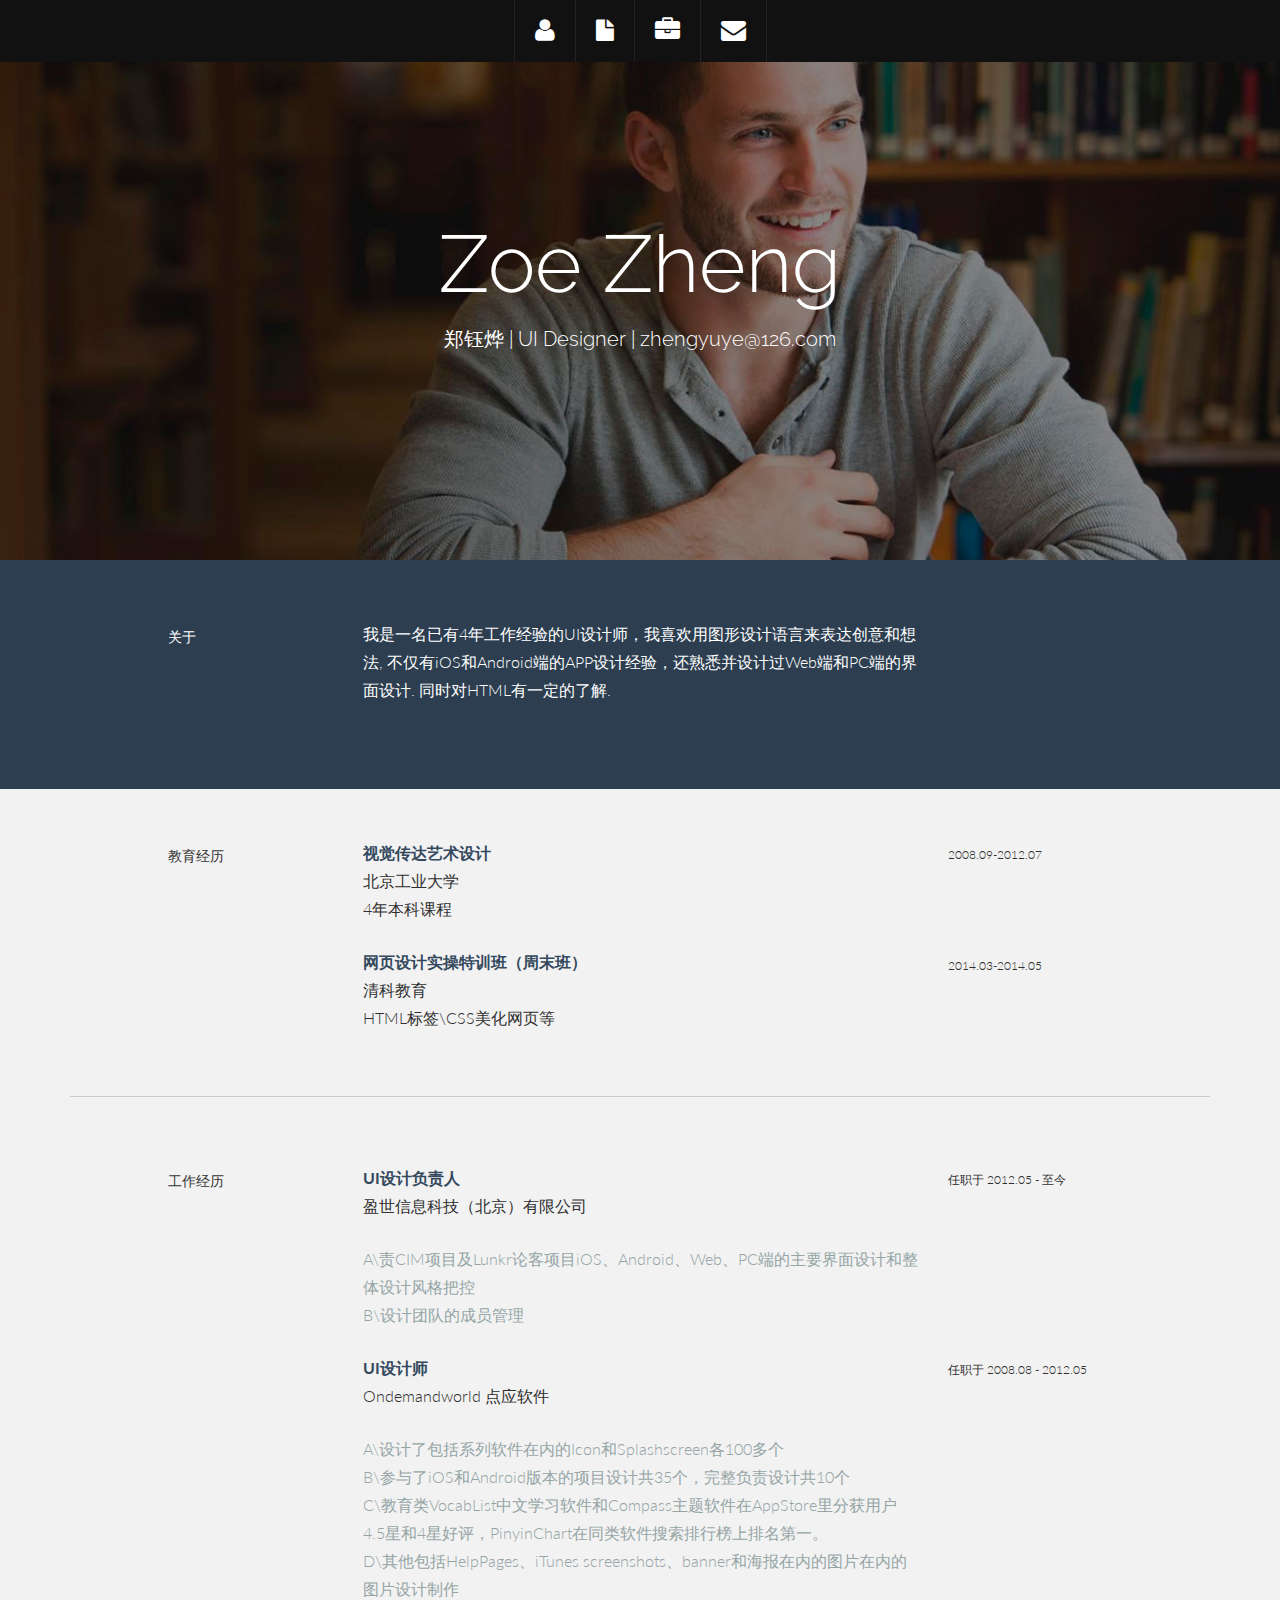
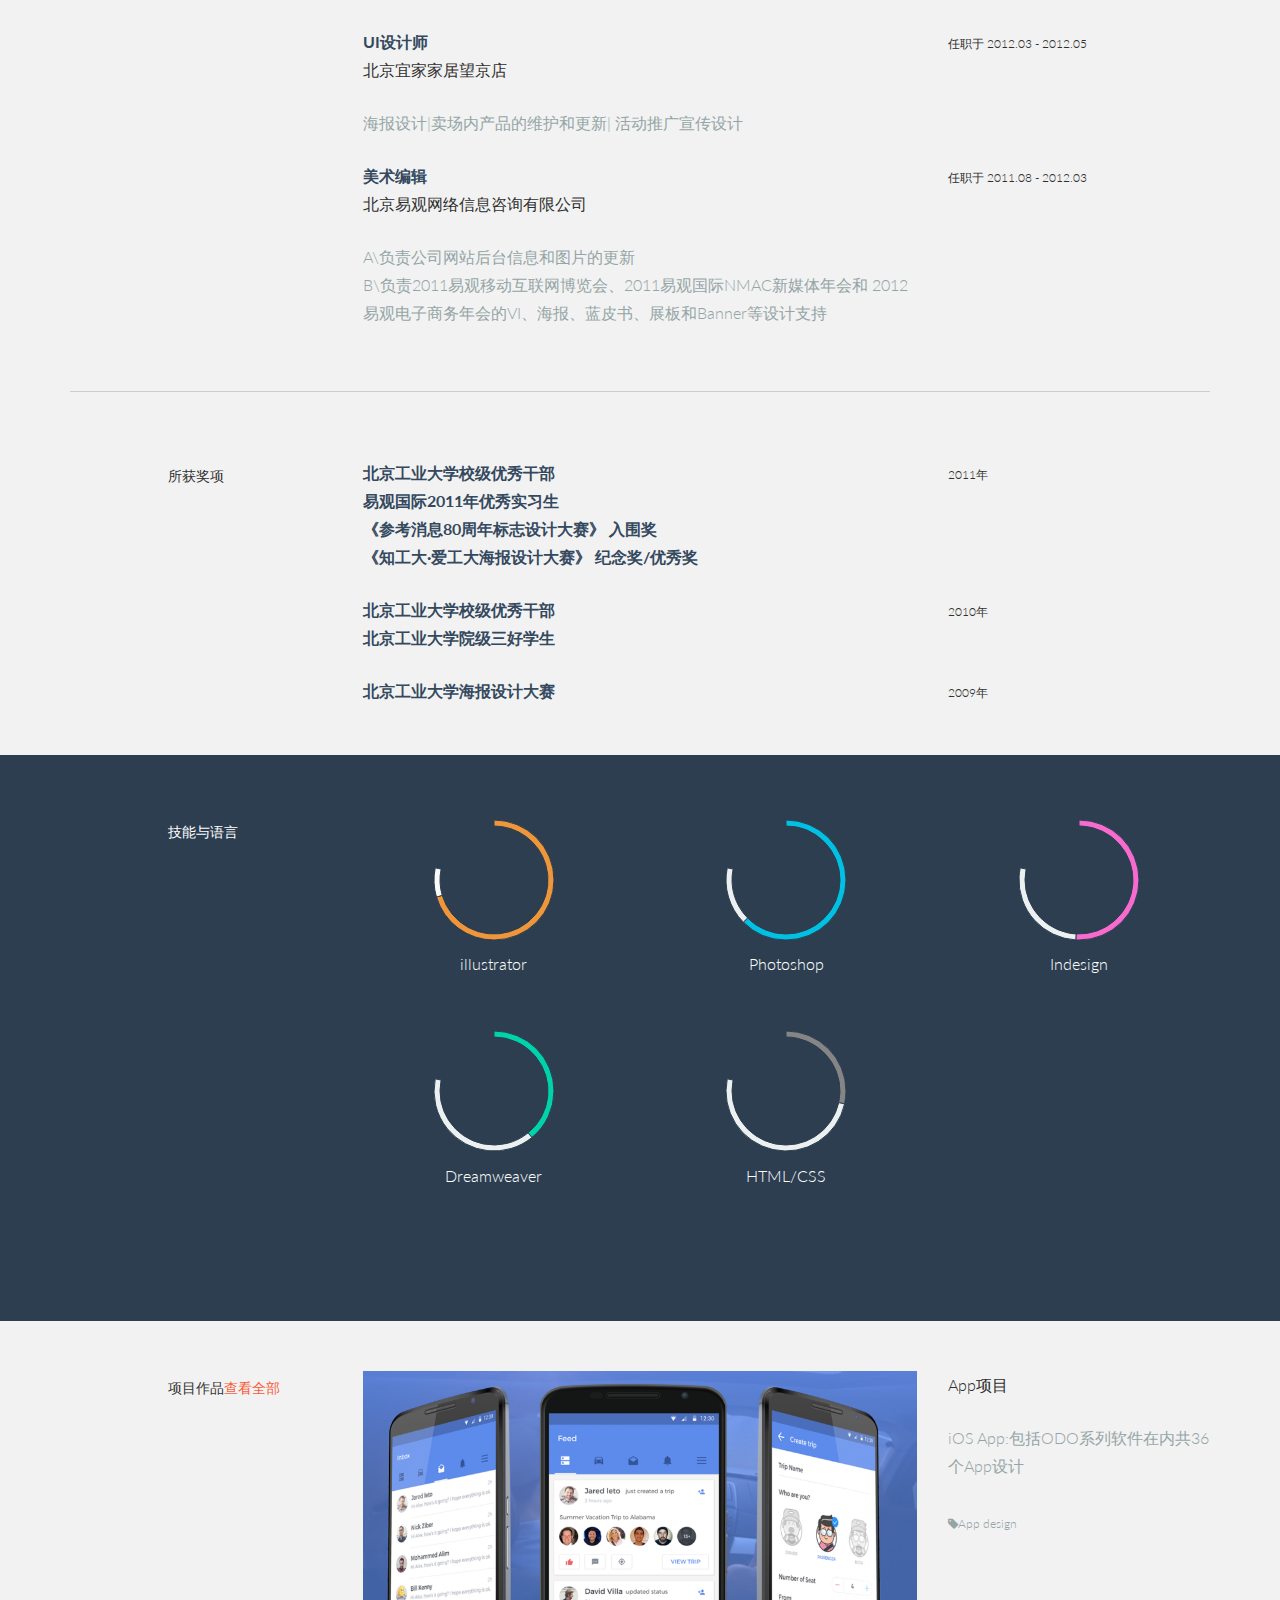
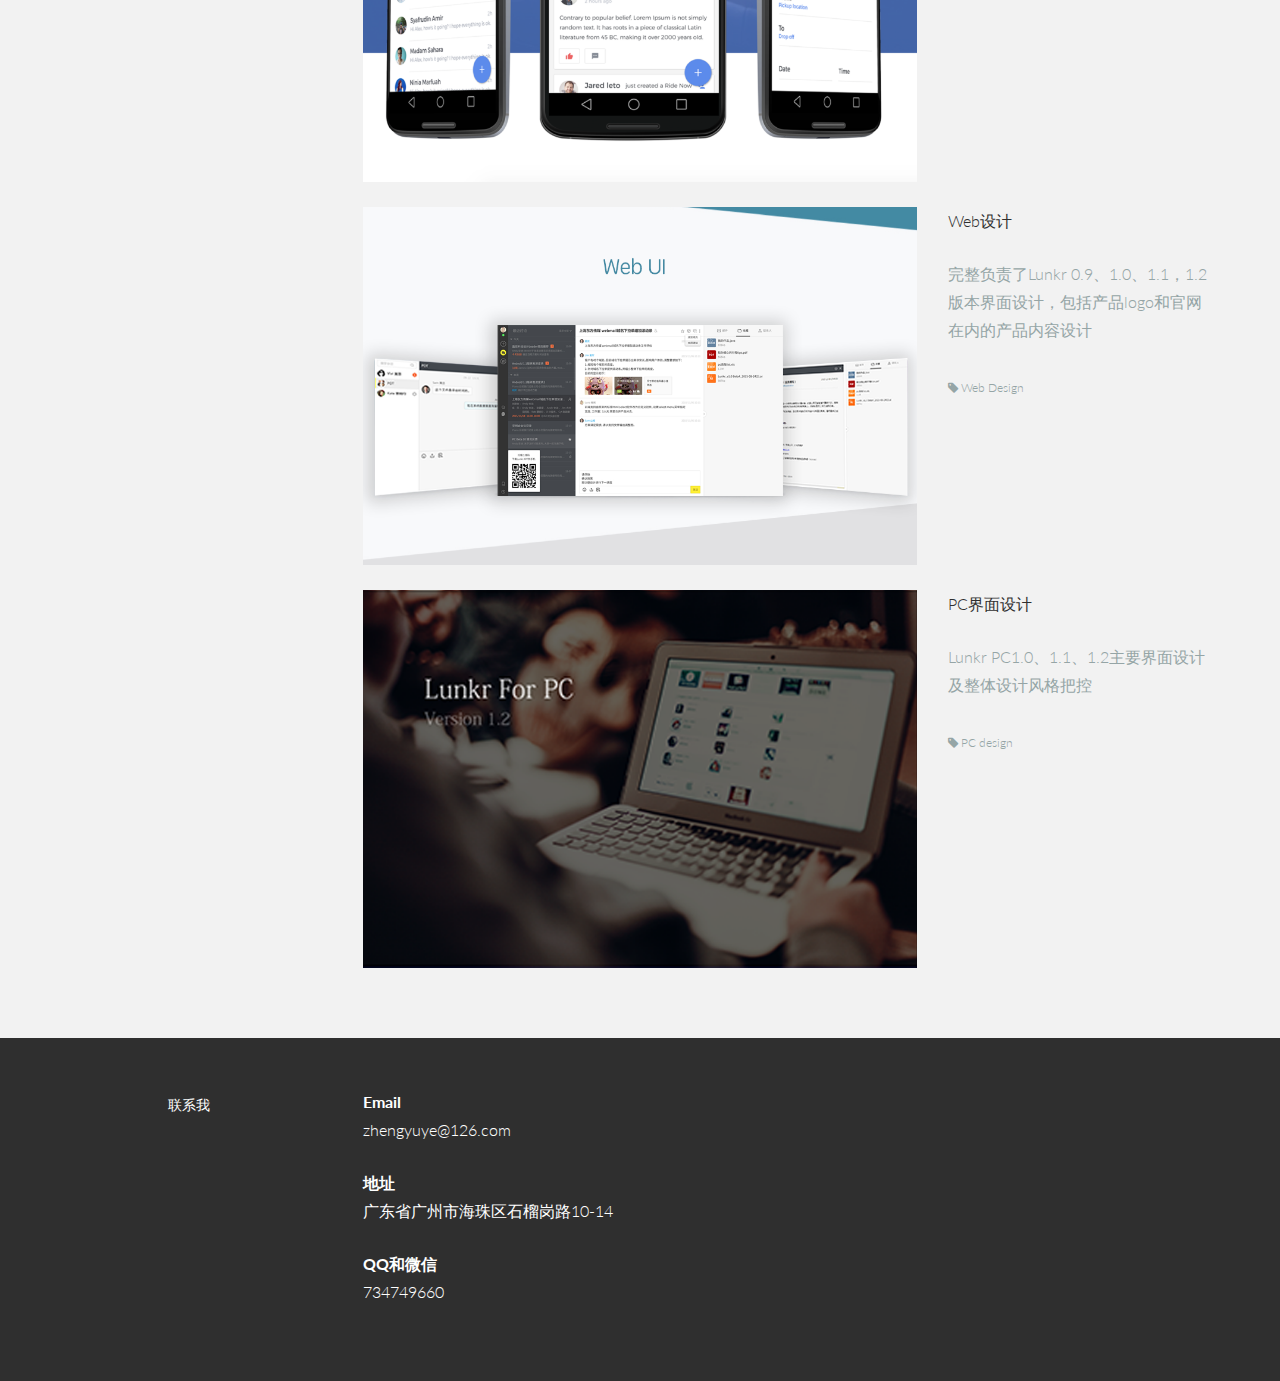
<file: index.html>
<!DOCTYPE html>
<html lang="cn">
  <head>
    <meta charset="utf-8">
    <meta name="viewport" content="width=device-width, initial-scale=1.0">
    <meta name="description" content="">
    <meta name="author" content="">
    <link rel="shortcut icon" href="assets/ico/favicon.png">


    <title>Zoe - 个人及作品</title>

    <!-- Bootstrap core CSS -->
    <link href="assets/css/bootstrap.css" rel="stylesheet">

    <!-- Custom styles for this template -->
    <link href="assets/css/main.css" rel="stylesheet">
    
	<link rel="stylesheet" href="assets/css/font-awesome.min.css">
    
    <link href='http://fonts.googleapis.com/css?family=Lato:300,400,700,300italic,400italic' rel='stylesheet' type='text/css'>
    <link href='http://fonts.googleapis.com/css?family=Raleway:400,300,700' rel='stylesheet' type='text/css'>
    
    <script src="assets/js/jquery.min.js"></script>
    <script type="text/javascript" src="assets/js/smoothscroll.js"></script> 
    <script src="assets/js/Chart.js"></script>

    <!-- HTML5 shim and Respond.js IE8 support of HTML5 elements and media queries -->
    <!--[if lt IE 9]>
      <script src="assets/js/html5shiv.js"></script>
      <script src="assets/js/respond.min.js"></script>
    <![endif]-->
  </head>

  <body data-spy="scroll" data-offset="0" data-target="#nav">

	<div id="section-topbar">
		<div id="topbar-inner">
			<div class="container">
				<div class="row">
					<div class="dropdown">
						<ul id="nav" class="nav">
							<li class="menu-item"><a class="smoothScroll" href="#about" title="关于"><i class="icon-user"></i></a></li>
							<li class="menu-item"><a class="smoothScroll" href="#resume" title="Resume"><i class="icon-file"></i></a></li>
							<li class="menu-item"><a class="smoothScroll" href="#work" title="项目"><i class="icon-briefcase"></i></a></li>
							<li class="menu-item"><a class="smoothScroll" href="#Contact" title="联系我"><i class="icon-envelope"></i></a></li>
						</ul><!--/ uL#nav -->
					</div><!-- /.dropdown -->

					<div class="clear"></div>
				</div><!--/.row -->
			</div><!--/.container -->

			<div class="clear"></div>
		</div><!--/ #topbar-inner -->
	</div><!--/ #section-topbar -->
	
	<div id="headerwrap">
		<div class="container">
			<div class="row centered">
				<div class="col-lg-12">
					<h1>Zoe Zheng</h1>
					<h3>郑钰烨 | UI Designer | zhengyuye@126.com</h3>
				</div><!--/.col-lg-12 -->
			</div><!--/.row -->
		</div><!--/.container -->
	</div><!--/.#headerwrap -->
	

	<section id="关于" name="关于"></section>
	<div id="intro">
		<div class="container">
			<div class="row">
				
				<div class="col-lg-2 col-lg-offset-1">
					<h5>关于</h5>
				</div>
				<div class="col-lg-6">
					<p>我是一名已有4年工作经验的UI设计师，我喜欢用图形设计语言来表达创意和想法, 不仅有iOS和Android端的APP设计经验，还熟悉并设计过Web端和PC端的界面设计. 同时对HTML有一定的了解.</p>
				</div>
<!--
				<div class="col-lg-3">
					<p><a href="#"><i class="iconfont">&#33</i></a> <sm>下载简历PDF</sm></p>
				</div>
-->
				
			</div><!--/.row -->
		</div><!--/.container -->
	</div><!--/ #intro -->


	<section id="resume" name="resume"></section>
	<!--EDUCATION DESCRIPTION -->
	<div class="container desc">
		<div class="row">

				<div class="col-lg-2 col-lg-offset-1">
					<h5>教育经历</h5>
				</div>
				<div class="col-lg-6">
					<p><t>视觉传达艺术设计</t><br/>
						北京工业大学 <br/>
						4年本科课程
					</p>
					<p><t>网页设计实操特训班（周末班）</t><br/>
						清科教育 <br/>
						HTML标签\CSS美化网页等
					</p>
				</div>
				<div class="col-lg-3">
					<p><sm>2008.09-2012.07</sm><br/><br/><br/>
					<p><sm>2014.03-2014.05</sm><br/>

					</p>
			
				</div>
	

	
		</div><!--/.row -->
		<br>
		<hr>
	</div><!--/.container -->
	
	
	<!--工作经历 -->
	<div class="container desc">
		<div class="row">

				<div class="col-lg-2 col-lg-offset-1">
					<h5>工作经历</h5>
				</div>
				<div class="col-lg-6">
					<p><t>UI设计负责人</t><br/>
						盈世信息科技（北京）有限公司 <br/>
					</p>
					<p><more>A\责CIM项目及Lunkr论客项目iOS、Android、Web、PC端的主要界面设计和整体设计风格把控<br/>
							B\设计团队的成员管理<br/>
							<more></p>
				</div>
				<div class="col-lg-3">
					<p><sm>任职于 2012.05 - 至今</sm></p>
				</div>
	
				<div class="col-lg-6 col-lg-offset-3">
					<p><t>UI设计师</t><br/>
						Ondemandworld 点应软件 <br/>
					</p>
					<p><more>A\设计了包括系列软件在内的Icon和Splashscreen各100多个<br/>
							B\参与了iOS和Android版本的项目设计共35个，完整负责设计共10个<br/>							
							C\教育类VocabList中文学习软件和Compass主题软件在AppStore里分获用户4.5星和4星好评，PinyinChart在同类软件搜索排行榜上排名第一。<br/>
							D\其他包括HelpPages、iTunes screenshots、banner和海报在内的图片在内的图片设计制作</more></p>
				</div>
				<div class="col-lg-3">
					<p><sm>任职于 2008.08 - 2012.05</sm></p>
				</div>
				
								<div class="col-lg-6 col-lg-offset-3">
					<p><t>UI设计师</t><br/>
						北京宜家家居望京店 <br/>
					</p>
					<p><more>海报设计|卖场内产品的维护和更新| 活动推广宣传设计<br/>
							</p>
				</div>
				<div class="col-lg-3">
					<p><sm>任职于 2012.03 - 2012.05</sm></p>
				</div>
				
				<div class="col-lg-6 col-lg-offset-3">
					<p><t>美术编辑</t><br/>
						北京易观网络信息咨询有限公司 <br/>
					</p>
					<p><more>A\负责公司网站后台信息和图片的更新<br/>
							B\负责2011易观移动互联网博览会、2011易观国际NMAC新媒体年会和  2012易观电子商务年会的VI、海报、蓝皮书、展板和Banner等设计支持<br/>
							</p>
				</div>
				<div class="col-lg-3">
					<p><sm>任职于 2011.08 - 2012.03</sm></p>
				</div>
		</div><!--/.row -->
		<br>
		<hr>
	</div><!--/.container -->


	<!--AWARDS DESCRIPTION -->
	<div class="container desc">
		<div class="row">
				<div class="col-lg-2 col-lg-offset-1">
					<h5>所获奖项</h5>
				</div>
				<div class="col-lg-6">
					<p><t>北京工业大学校级优秀干部</t><br/>
						<t>易观国际2011年优秀实习生</t><br/>
						<t>《参考消息80周年标志设计大赛》 入围奖</t><br/>
						<t>《知工大·爱工大海报设计大赛》  纪念奖/优秀奖</t><br/>

					</p>
				</div>
				<div class="col-lg-3">
					<p><sm>2011年</sm></p>
				</div>
				
				<div class="col-lg-6 col-lg-offset-3">
					<p><t>北京工业大学校级优秀干部</t><br/>
						<t>北京工业大学院级三好学生</t><br/>
					
					</p>
					<p><more> </more></p>
				</div>
				<div class="col-lg-3">
					<p><sm>2010年</sm></p>
				</div>
	
				<div class="col-lg-6 col-lg-offset-3">
					<p><t>北京工业大学海报设计大赛<br/>
					
					</p>
					<!-- <p><more>Lorem Ipsum is simply dummy text of the printing and typesetting industry. Lorem Ipsum has been the industry's standard dummy text ever since the 1500s, when an unknown printer took a galley of type and scrambled it to make a type specimen book.</more></p> -->
				</div>
				<div class="col-lg-3">
					<p><sm>2009年</sm></p>
				</div>
		
		</div><!--/.row -->
		<br>
	</div><!--/.container -->
	
	
	<!--SKILLS DESCRIPTION -->
	<div id="skillswrap">
		<div class="container">
			<div class="row">
					<div class="col-lg-2 col-lg-offset-1">
						<h5>技能与语言</h5>
					</div>
					<div class="col-lg-3 centered">
						<canvas id="javascript" height="130" width="130"></canvas>
						<p>illustrator</p>
						<br>
						<script>
							var doughnutData = [
									{
										value: 90,
										color:"#ef963a"
									},
									{
										value : 10,
										color : "#fafafa"
									}
								];
								var myDoughnut = new Chart(document.getElementById("javascript").getContext("2d")).Doughnut(doughnutData);
						</script>
					</div>
					<div class="col-lg-3 centered">
						<canvas id="bootstrap" height="130" width="130"></canvas>
						<p>Photoshop</p>
						<br>
						<script>
							var doughnutData = [
									{
										value: 80,
										color:"#00c0e4"
									},
									{
										value : 20,
										color : "#ecf0f1"
									}
								];
								var myDoughnut = new Chart(document.getElementById("bootstrap").getContext("2d")).Doughnut(doughnutData);
						</script>
					</div>
					<div class="col-lg-3 centered">
						<canvas id="wordpress" height="130" width="130"></canvas>
						<p>Indesign</p>
						<br>
						<script>
							var doughnutData = [
									{
										value: 65,
										color:"#f86bce"
									},
									{
										value : 35,
										color : "#ecf0f1"
									}
								];
								var myDoughnut = new Chart(document.getElementById("wordpress").getContext("2d")).Doughnut(doughnutData);
						</script>
					</div>
					
					<div class="col-lg-3 col-lg-offset-3 centered">
						<canvas id="html" height="130" width="130"></canvas>
						<p>Dreamweaver</p>
						<br>
						<script>
							var doughnutData = [
									{
										value: 50,
										color:"#00d2aa"
									},
									{
										value : 50,
										color : "#ecf0f1"
									}
								];
								var myDoughnut = new Chart(document.getElementById("html").getContext("2d")).Doughnut(doughnutData);
						</script>
					</div>
					<div class="col-lg-3 centered">
						<canvas id="photoshop" height="130" width="130"></canvas>
						<p>HTML/CSS</p>
						<br>
						<script>
							var doughnutData = [
									{
										value: 40,
										color:"#858585"
									},
									{
										value : 70,
										color : "#ecf0f1"
									}
								];
								var myDoughnut = new Chart(document.getElementById("photoshop").getContext("2d")).Doughnut(doughnutData);
						</script>
					</div>
					
			</div><!--/.row -->
			<br>
		</div><!--/.container -->
	</div><!--/ #skillswrap -->



	<section id="work" name="work"></section>
	<!--PORTFOLIO DESCRIPTION -->
	<div class="container desc">
		<div class="row">
				<div class="col-lg-2 col-lg-offset-1">
					<h5>项目作品<a href="MyProfile/profile.html">查看全部</a></h5>
					
				</div>
				<div class="col-lg-6">
					<p><a href="MyProfile/profile.html">
					<img class="img-responsive" src="assets/img/port02_app.png" alt=""></p>
				</div>
				<div class="col-lg-3">
					<p>App项目</p>


				<p><more>iOS App:包括ODO系列软件在内共36个App设计
				<br/><br/>
					<sm><i class="icon-tag"></i>App design</sm></more> 


				</p>
				</div>
	
				<div class="col-lg-6 col-lg-offset-3">
					<p><a href="MyProfile/profile.html">
					<img class="img-responsive" src="assets/img/port03_web.png" alt="">
					</p>
				</div>
				<div class="col-lg-3">
						<p>Web设计</p>
					<p><more>完整负责了Lunkr 0.9、1.0、1.1，1.2版本界面设计，包括产品logo和官网在内的产品内容设计<br/><br/>
						<sm><i class="icon-tag"></i> Web Design</sm></more> 
					</p>
				</div>
				
				<div class="col-lg-6 col-lg-offset-3">
					<p><a href="MyProfile/profile.html">
					<img class="img-responsive" src="assets/img/port01_PC.png" alt=""></p>
				</div>
				<div class="col-lg-3">
						<p>PC界面设计</p>
					<p><more>Lunkr PC1.0、1.1、1.2主要界面设计及整体设计风格把控<br/><br/>
						<sm><i class="icon-tag"></i> PC design</sm></more> 
					</p>
				</div>
		
		</div><!--/.row -->
		<br>
		<br>
	</div><!--/.container -->
	


	<section id="contact" name="联系我"></section>
	<!--FOOTER DESCRIPTION -->
	<div id="footwrap">
		<div class="container">
			<div class="row">
			
				<div class="col-lg-2 col-lg-offset-1">
					<h5>联系我</h5>
				</div>
				<div class="col-lg-6">
					<p><t>Email</t><br/>
						zhengyuye@126.com <br/>
					</p>
					<p><t>地址</t><br/>
						广东省广州市海珠区石榴岗路10-14
					</p>
					<p><t>QQ和微信</t><br/>
						734749660 <br/>
					</p>
				</div>
				<!--
<div class="col-lg-3">
					<p><sm>扫码加微信</sm></p>
					<p>
						<a href="#"><i class="icon-facebook"></i></a>
						<a href="#"><i class="icon-linkedin"></i></a>
						<a href="#"><i class="icon-behance"></i></a>

					</p>
				</div>
-->
			</div><!--/.row -->
		</div><!--/.container -->
	</div><!--/ #footer -->
	
<!-- 	<div id="c">
		<div class="container">
			<p>Created by <a href="http://www.blacktie.co">BLACKTIE.CO</a></p>
		
		</div>
	</div> -->
	

    <!-- Bootstrap core JavaScript
    ================================================== -->
    <!-- Placed at the end of the document so the pages load faster -->
    <script src="assets/js/bootstrap.js"></script>
  </body>
</html>
</file>
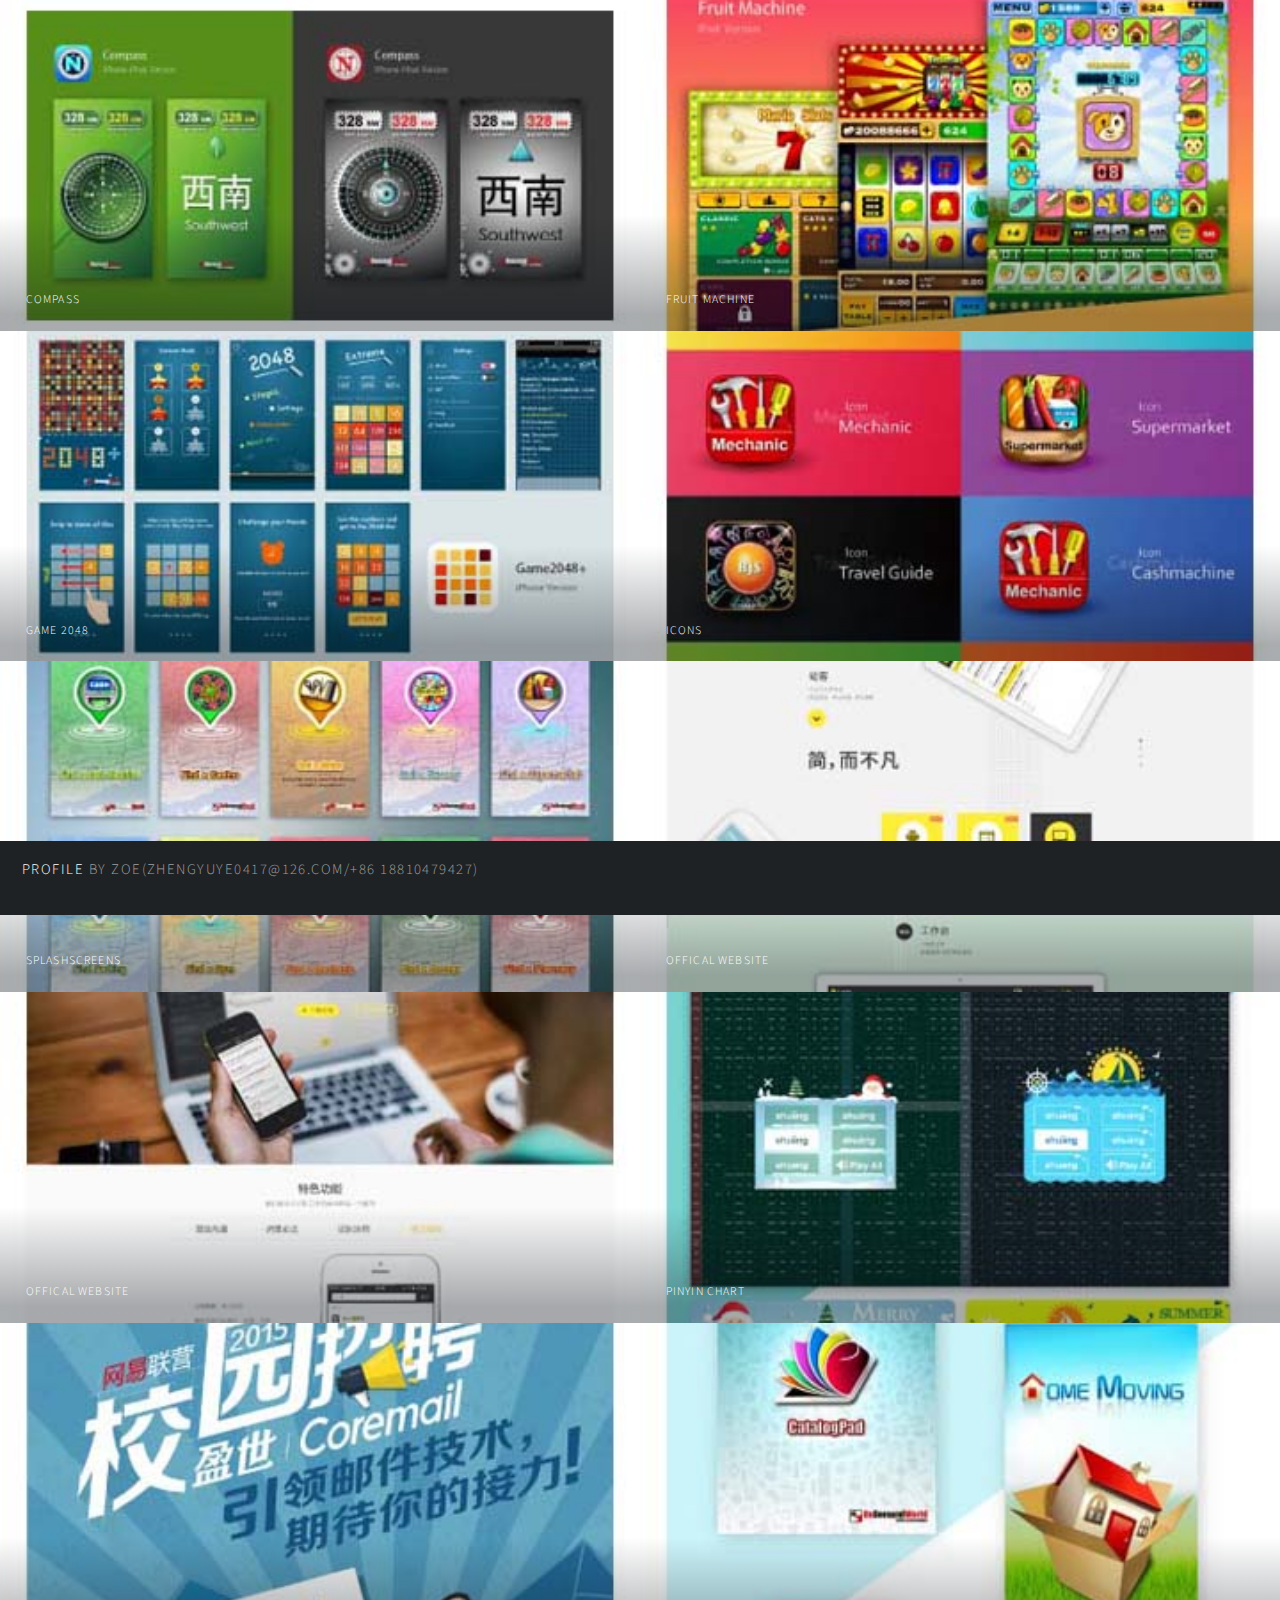
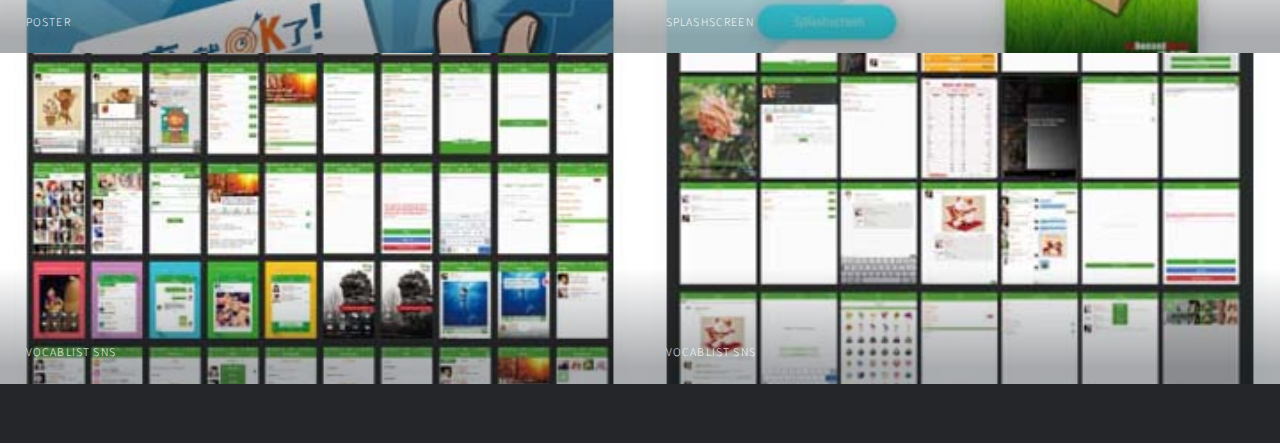
<file: MyProfile/index.html>
<!DOCTYPE HTML>
<html>
	<head>
		<title>My Profile</title>
		<meta charset="utf-8" />
		<meta name="viewport" content="width=device-width, initial-scale=1, user-scalable=no" />
		<!--[if lte IE 8]><script src="assets/js/ie/html5shiv.js"></script><![endif]-->
		<link rel="stylesheet" href="assets/css/main.css" />
		<!--[if lte IE 9]><link rel="stylesheet" href="assets/css/ie9.css" /><![endif]-->
		<!--[if lte IE 8]><link rel="stylesheet" href="assets/css/ie8.css" /><![endif]-->
	</head>
	<body>

		<!-- Wrapper -->
			<div id="wrapper">

				<!-- Header -->
					<header id="header">
						<h1><a href="http://zoe0417.github.io/zoe/"><strong>Profile</strong> by Zoe(zhengyuye0417@126.com/+86 18810479427)</a></h1>
					</header>

				<!-- Main -->
					<div id="main">
						<article class="thumb">
							<a href="images/fulls/01.jpg" class="image"><img src="images/thumbs/01.jpg" alt="" /></a>
							<h2>Compass</h2>
							<p>iPhone/iPad Version </p>
						</article>
						<article class="thumb">
							<a href="images/fulls/02.jpg" class="image"><img src="images/thumbs/02.jpg" alt="" /></a>
							<h2>Fruit Machine</h2>
							<p>iPad Version.</p>
						</article>
						<article class="thumb">
							<a href="images/fulls/03.jpg" class="image"><img src="images/thumbs/03.jpg" alt="" /></a>
							<h2>Game 2048</h2>
							<p>iPhone Version</p>
						</article>
						<article class="thumb">
							<a href="images/fulls/04.jpg" class="image"><img src="images/thumbs/04.jpg" alt="" /></a>
							<h2>icons</h2>
							<p>iOS App_ODO Rebranding</p>
						</article>
						<article class="thumb">
							<a href="images/fulls/05.jpg" class="image"><img src="images/thumbs/05.jpg" alt="" /></a>
							<h2>Splashscreens</h2>
							<p>iOS App_ODO Rebranding.</p>
						</article>
						<article class="thumb">
							<a href="images/fulls/06.jpg" class="image"><img src="images/thumbs/06.jpg" alt="" /></a>
							<h2>Offical Website</h2>
							<p>Lunkr_Version A</p>
						</article>
						<article class="thumb">
							<a href="images/fulls/07.jpg" class="image"><img src="images/thumbs/07.jpg" alt="" /></a>
							<h2>Offical Website</h2>
							<p>Lunkr_Version B</p>
						</article>
						<article class="thumb">
							<a href="images/fulls/08.jpg" class="image"><img src="images/thumbs/08.jpg" alt="" /></a>
							<h2>Pinyin Chart</h2>
							<p>iPhone/iPad Version</p>
						</article>
						<article class="thumb">
							<a href="images/fulls/09.jpg" class="image"><img src="images/thumbs/09.jpg" alt="" /></a>
							<h2>Poster</h2>
							<p>Poster01</p>
						</article>
						<article class="thumb">
							<a href="images/fulls/10.jpg" class="image"><img src="images/thumbs/10.jpg" alt="" /></a>
							<h2>Splashscreen</h2>
							<p>Others Splashscreens</p>
						</article>
						<article class="thumb">
							<a href="images/fulls/11.jpg" class="image"><img src="images/thumbs/11.jpg" alt="" /></a>
							<h2>Vocablist SNS</h2>
							<p>iPhone Version</p>
						</article>
						<article class="thumb">
							<a href="images/fulls/12.jpg" class="image"><img src="images/thumbs/12.jpg" alt="" /></a>
							<h2>Vocablist SNS</h2>
							<p>iPad Version</p>
						</article>
					</div>
					
		<!-- Scripts -->
			<script src="assets/js/jquery.min.js"></script>
			<script src="assets/js/jquery.poptrox.min.js"></script>
			<script src="assets/js/skel.min.js"></script>
			<script src="assets/js/util.js"></script>
			<!--[if lte IE 8]><script src="assets/js/ie/respond.min.js"></script><![endif]-->
			<script src="assets/js/main.js"></script>

	</body>
</html>
</file>
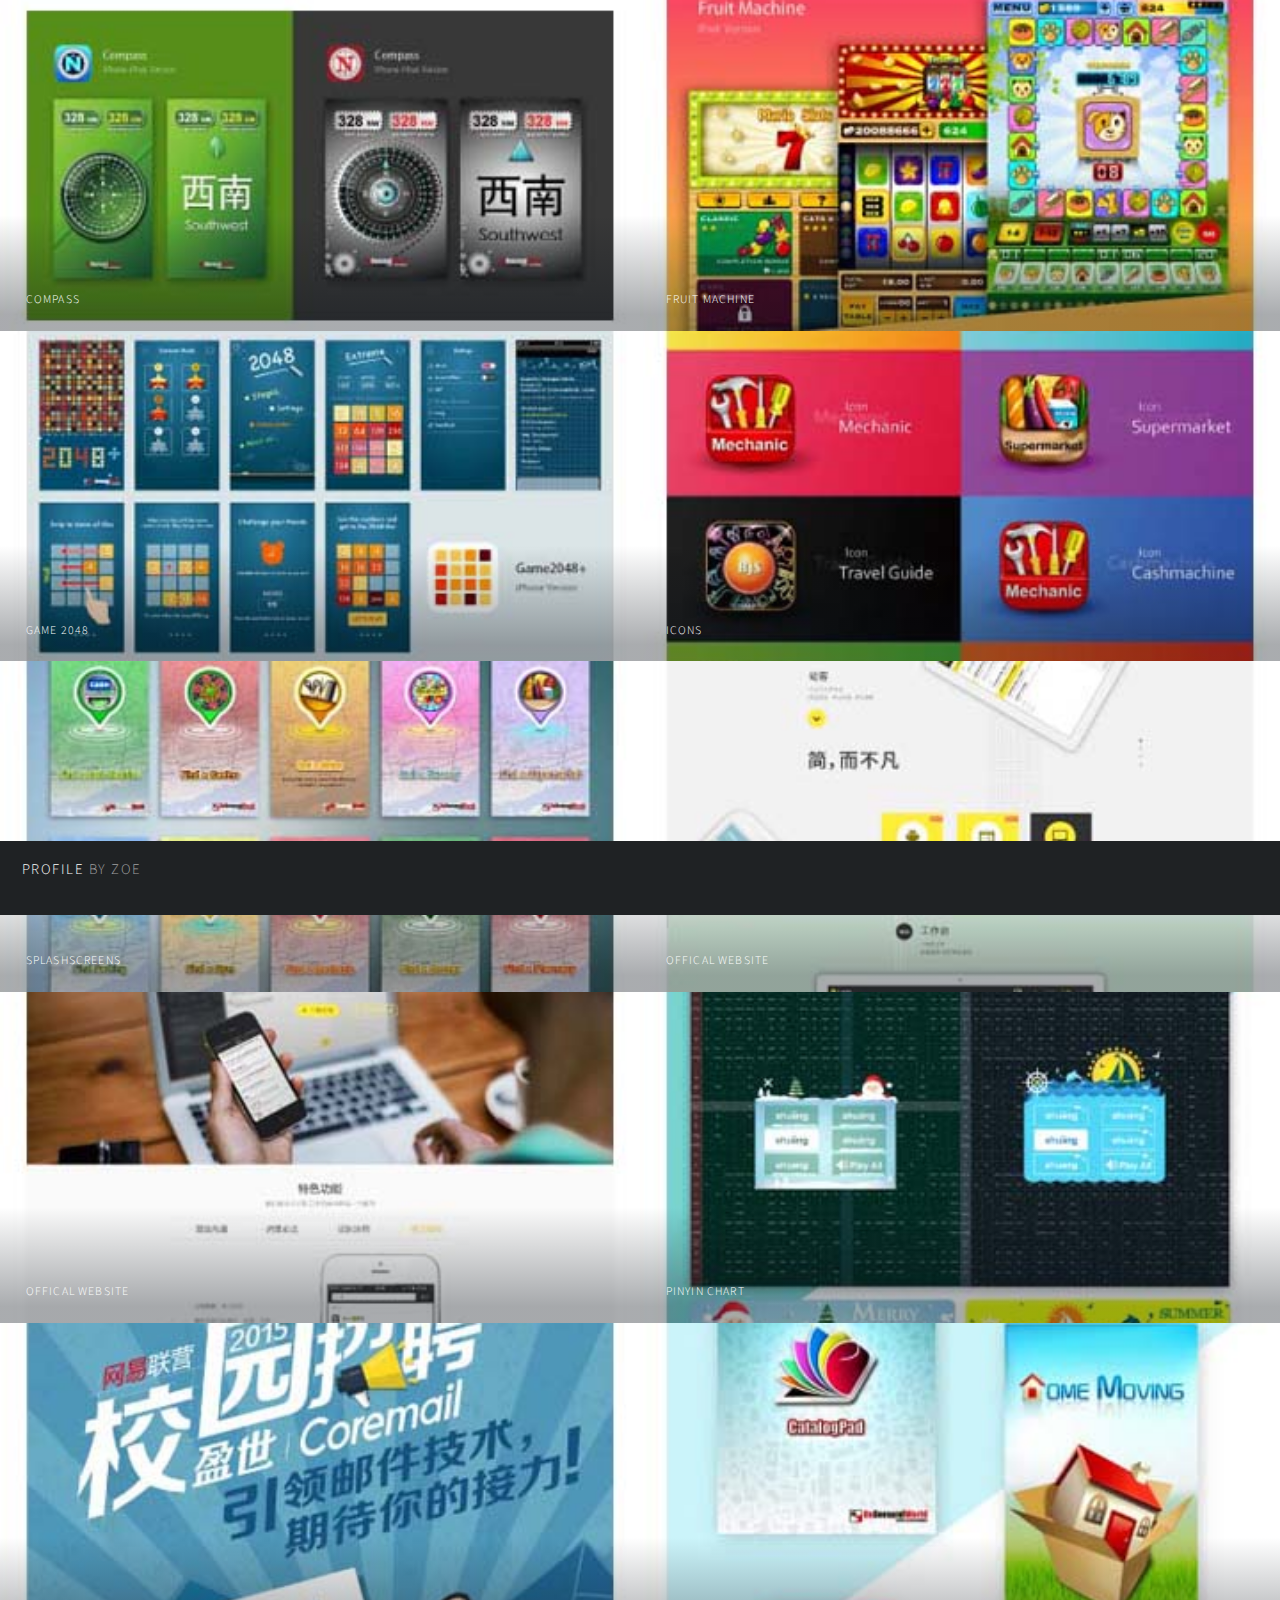
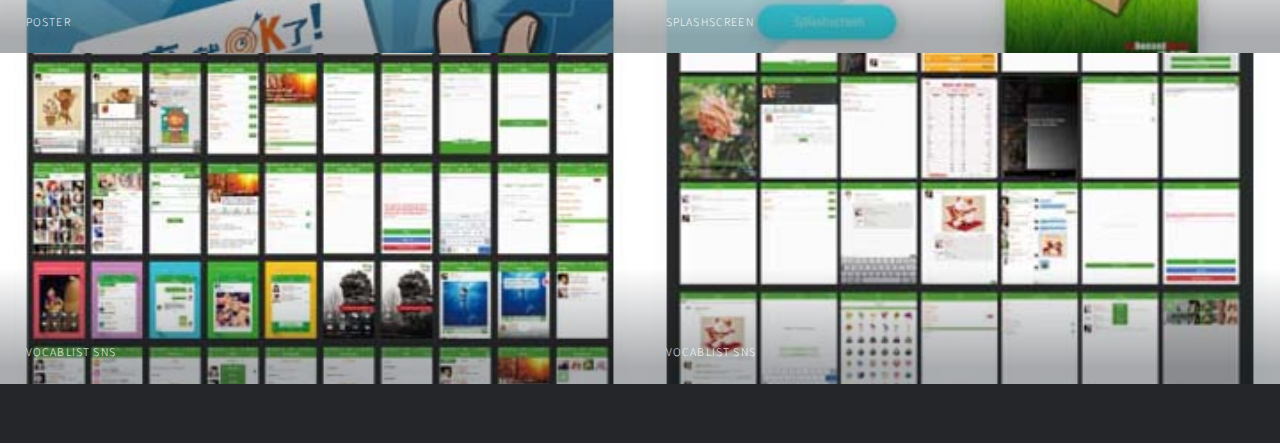
<file: MyProfile/profile.html>
<!DOCTYPE HTML>
<html>
	<head>
		<title>My Profile</title>
		<meta charset="utf-8" />
		<meta name="viewport" content="width=device-width, initial-scale=1, user-scalable=no" />
		<!--[if lte IE 8]><script src="assets/js/ie/html5shiv.js"></script><![endif]-->
		<link rel="stylesheet" href="assets/css/main.css" />
		<!--[if lte IE 9]><link rel="stylesheet" href="assets/css/ie9.css" /><![endif]-->
		<!--[if lte IE 8]><link rel="stylesheet" href="assets/css/ie8.css" /><![endif]-->
	</head>
	<body>

		<!-- Wrapper -->
			<div id="wrapper">

				<!-- Header -->
					<header id="header">
						<h1><a href="http://zoe0417.github.io/zoe/"><strong>Profile</strong> by Zoe</a></h1>
					</header>

				<!-- Main -->
					<div id="main">
						<article class="thumb">
							<a href="images/fulls/01.jpg" class="image"><img src="images/thumbs/01.jpg" alt="" /></a>
							<h2>Compass</h2>
							<p>iPhone/iPad Version </p>
						</article>
						<article class="thumb">
							<a href="images/fulls/02.jpg" class="image"><img src="images/thumbs/02.jpg" alt="" /></a>
							<h2>Fruit Machine</h2>
							<p>iPad Version.</p>
						</article>
						<article class="thumb">
							<a href="images/fulls/03.jpg" class="image"><img src="images/thumbs/03.jpg" alt="" /></a>
							<h2>Game 2048</h2>
							<p>iPhone Version</p>
						</article>
						<article class="thumb">
							<a href="images/fulls/04.jpg" class="image"><img src="images/thumbs/04.jpg" alt="" /></a>
							<h2>icons</h2>
							<p>iOS App_ODO Rebranding</p>
						</article>
						<article class="thumb">
							<a href="images/fulls/05.jpg" class="image"><img src="images/thumbs/05.jpg" alt="" /></a>
							<h2>Splashscreens</h2>
							<p>iOS App_ODO Rebranding.</p>
						</article>
						<article class="thumb">
							<a href="images/fulls/06.jpg" class="image"><img src="images/thumbs/06.jpg" alt="" /></a>
							<h2>Offical Website</h2>
							<p>Lunkr_Version A</p>
						</article>
						<article class="thumb">
							<a href="images/fulls/07.jpg" class="image"><img src="images/thumbs/07.jpg" alt="" /></a>
							<h2>Offical Website</h2>
							<p>Lunkr_Version B</p>
						</article>
						<article class="thumb">
							<a href="images/fulls/08.jpg" class="image"><img src="images/thumbs/08.jpg" alt="" /></a>
							<h2>Pinyin Chart</h2>
							<p>iPhone/iPad Version</p>
						</article>
						<article class="thumb">
							<a href="images/fulls/09.jpg" class="image"><img src="images/thumbs/09.jpg" alt="" /></a>
							<h2>Poster</h2>
							<p>Poster01</p>
						</article>
						<article class="thumb">
							<a href="images/fulls/10.jpg" class="image"><img src="images/thumbs/10.jpg" alt="" /></a>
							<h2>Splashscreen</h2>
							<p>Others Splashscreens</p>
						</article>
						<article class="thumb">
							<a href="images/fulls/11.jpg" class="image"><img src="images/thumbs/11.jpg" alt="" /></a>
							<h2>Vocablist SNS</h2>
							<p>iPhone Version</p>
						</article>
						<article class="thumb">
							<a href="images/fulls/12.jpg" class="image"><img src="images/thumbs/12.jpg" alt="" /></a>
							<h2>Vocablist SNS</h2>
							<p>iPad Version</p>
						</article>
					</div>
					
		<!-- Scripts -->
			<script src="assets/js/jquery.min.js"></script>
			<script src="assets/js/jquery.poptrox.min.js"></script>
			<script src="assets/js/skel.min.js"></script>
			<script src="assets/js/util.js"></script>
			<!--[if lte IE 8]><script src="assets/js/ie/respond.min.js"></script><![endif]-->
			<script src="assets/js/main.js"></script>

	</body>
</html>
</file>
<file: MyProfile/assets/css/ie9.css>
/*
	Multiverse by HTML5 UP
	html5up.net | @n33co
	Free for personal and commercial use under the CCA 3.0 license (html5up.net/license)
*/

/* Panel */

	.panel > .inner.split:after {
		clear: both;
		content: '';
		display: block;
	}

	.panel > .inner.split > div {
		float: left;
		margin-left: 0;
		padding-left: 0;
	}

	.panel > .inner.split > :first-child {
		padding-left: 0;
	}

/* Wrapper */

	#wrapper:before {
		display: none;
	}

/* Main */

	#main:after {
		clear: both;
		content: '';
		display: block;
	}

	#main .thumb {
		float: left;
	}
</file>
<file: assets/css/main.css>
/* Author: Carlos Alvarez
 * URL: http://alvarez.is
 *
 * Project Name: Kelvin - Free Bootstrap 3 Resume Theme
 * Version: 1.0
 * URL: http://blacktie.co
 */

body {
  background-color: #f2f2f2;
    font-family: "Lato";
    font-weight: 300;
    font-size: 16px;
    color: #555;

    -webkit-font-smoothing: antialiased;
    -webkit-overflow-scrolling: touch;
}

/* Titles */
h1, h2, h3, h4, h5, h6 {
    font-family: "Raleway";
    font-weight: 300;
    color: #333;
}


/* Paragraph & Typographic */
p {
    line-height: 28px;
    margin-bottom: 25px;
}

.centered {
    text-align: center;
}

/* Links */
a {
    color: #f85c37;
    word-wrap: break-word;

    -webkit-transition: color 0.1s ease-in, background 0.1s ease-in;
    -moz-transition: color 0.1s ease-in, background 0.1s ease-in;
    -ms-transition: color 0.1s ease-in, background 0.1s ease-in;
    -o-transition: color 0.1s ease-in, background 0.1s ease-in;
    transition: color 0.1s ease-in, background 0.1s ease-in;
}

a:hover,
a:focus {
    color: #7b7b7b;
    text-decoration: none;
    outline: 0;
}

a:before,
a:after {
    -webkit-transition: color 0.1s ease-in, background 0.1s ease-in;
    -moz-transition: color 0.1s ease-in, background 0.1s ease-in;
    -ms-transition: color 0.1s ease-in, background 0.1s ease-in;
    -o-transition: color 0.1s ease-in, background 0.1s ease-in;
    transition: color 0.1s ease-in, background 0.1s ease-in;
}

 hr {
    display: block;
    height: 1px;
    border: 0;
    border-top: 1px solid #ccc;
    margin: 1em 0;
    padding: 0;
}


/*---------------------------------------------------
	3.1 Topbar
---------------------------------------------------*/

#section-topbar {
	position: fixed;
	top: 0;
	left: 0;
	right: 0;
	z-index: 10000;
	overflow: visible;
	font: normal 16px/24px  'Open Sans', "Helvetica Neue", Helvetica, Arial, sans-serif;
}

#section-topbar a {
  color: #fff;
}

#topbar-inner {
	background: #111;
	line-height: 0;
	text-align: center;
}

/*
	Top Bar

	By default, top navigation bar uses "fixed" position
*/
#section-topbar ul#nav {
	display: inline-block;
	position: relative;
	margin: 0;
	padding: 0;

	border-right: 1px solid #222;

	/* For IE, the outcast */
	zoom:1;
	*display: inline;
}

#section-topbar ul#nav > li {
	display: block;
    float: left;
    padding: 0;
}


#section-topbar ul#nav a {
  display: block;
  font: normal 11px/18px "Helvetica Neue", Helvetica, Arial, sans-serif;
  text-decoration: none;
  padding: 18px 20px 18px 20px;
  border-left: 1px solid #222;
}

	#section-topbar ul#nav a:hover {
	  background: #222;
	  text-decoration: none;
	  border-left: 1px solid #111;
	}

	#section-topbar ul#nav .active a {
		background: #44bbaa;
		border-left: 1px solid #111;
	}

		#section-topbar ul#nav .active a:hover {
			background: #44bbaa;
		}
#section-topbar i {
	font-size: 25px;
}
/*---------------------------------------------------
	SECTION WRAPS
---------------------------------------------------*/

/* Header Wrap */
#headerwrap {
	background: url(../img/header-bg.jpg) no-repeat center top;
	margin-top: 60px;
	padding-top:140px;
	text-align:center;
	background-attachment: relative;
	background-position: center center;
	min-height: 500px;
	width: 100%;
	
    -webkit-background-size: 100%;
    -moz-background-size: 100%;
    -o-background-size: 100%;
    background-size: 100%;

    -webkit-background-size: cover;
    -moz-background-size: cover;
    -o-background-size: cover;
    background-size: cover;
}

#headerwrap h1 {
	font-size: 80px;
	color: white;
}

#headerwrap h3 {
	font-size: 20px;
	color: white;
}

/* Intnro Wrap */

#intro {
	background: #2c3e50;
	padding-top: 60px;
	padding-bottom: 60px;
	color: white;
} 

#intro h5, p {
	color: white;
}

#intro i {
	color: white;
	font-size: 20px;
	padding-right: 8px;
	vertical-align: middle;
}


#skillswrap {
	background: #2c3e50;
	padding-top: 60px;
	padding-bottom: 60px;
	color: white;
}

#skillswrap h5, p {
	color: white;
}

#footwrap {
	background: #2f2f2f;
	padding-top: 50px;
	padding-bottom: 50px;
}

#footwrap p {
	color: white;
}

#footwrap h5 {
	color: white;
}


#footwrap t {
	font-weight: 700;
}

#footwrap i {
	padding-right: 8px;
	color: #1abc9c;
}

/* Copyright Wrap */

#c {
	background: #222222;
	padding-top: 15px;
	text-align: right;
}

#c p {
	color: white
}



/* Global Values */

.desc {
	padding-top: 50px;
}

.desc p {
	color: #2f2f2f;
}

.desc t {
	color: #34495e;
	font-weight: 700;
}

.desc imp {
	padding: 6px;
	color: white;
	background: #34495e;
}

.desc more {
	color: #95a5a6;
}


sm {
	font-size: 12px;
}
</file>
<file: MyProfile/assets/css/main.css>
@import url(font-awesome.min.css);
@import url("http://fonts.googleapis.com/css?family=Source+Sans+Pro:300,300italic,400,400italic");

/*
	Multiverse by HTML5 UP
	html5up.net | @n33co
	Free for personal and commercial use under the CCA 3.0 license (html5up.net/license)
*/

/* Reset */

	html, body, div, span, applet, object, iframe, h1, h2, h3, h4, h5, h6, p, blockquote, pre, a, abbr, acronym, address, big, cite, code, del, dfn, em, img, ins, kbd, q, s, samp, small, strike, strong, sub, sup, tt, var, b, u, i, center, dl, dt, dd, ol, ul, li, fieldset, form, label, legend, table, caption, tbody, tfoot, thead, tr, th, td, article, aside, canvas, details, embed, figure, figcaption, footer, header, hgroup, menu, nav, output, ruby, section, summary, time, mark, audio, video {
		margin: 0;
		padding: 0;
		border: 0;
		font-size: 100%;
		font: inherit;
		vertical-align: baseline;
	}

	article, aside, details, figcaption, figure, footer, header, hgroup, menu, nav, section {
		display: block;
	}

	body {
		line-height: 1;
	}

	ol, ul {
		list-style: none;
	}

	blockquote, q {
		quotes: none;
	}

	blockquote:before, blockquote:after, q:before, q:after {
		content: '';
		content: none;
	}

	table {
		border-collapse: collapse;
		border-spacing: 0;
	}

	body {
		-webkit-text-size-adjust: none;
	}

/* Box Model */

	*, *:before, *:after {
		-moz-box-sizing: border-box;
		-webkit-box-sizing: border-box;
		box-sizing: border-box;
	}

	@-moz-keyframes spinner {
		0% {
			-moz-transform: rotate(0deg);
			-webkit-transform: rotate(0deg);
			-ms-transform: rotate(0deg);
			transform: rotate(0deg);
		}

		100% {
			-moz-transform: rotate(359deg);
			-webkit-transform: rotate(359deg);
			-ms-transform: rotate(359deg);
			transform: rotate(359deg);
		}
	}

	@-webkit-keyframes spinner {
		0% {
			-moz-transform: rotate(0deg);
			-webkit-transform: rotate(0deg);
			-ms-transform: rotate(0deg);
			transform: rotate(0deg);
		}

		100% {
			-moz-transform: rotate(359deg);
			-webkit-transform: rotate(359deg);
			-ms-transform: rotate(359deg);
			transform: rotate(359deg);
		}
	}

	@-ms-keyframes spinner {
		0% {
			-moz-transform: rotate(0deg);
			-webkit-transform: rotate(0deg);
			-ms-transform: rotate(0deg);
			transform: rotate(0deg);
		}

		100% {
			-moz-transform: rotate(359deg);
			-webkit-transform: rotate(359deg);
			-ms-transform: rotate(359deg);
			transform: rotate(359deg);
		}
	}

	@keyframes spinner {
		0% {
			-moz-transform: rotate(0deg);
			-webkit-transform: rotate(0deg);
			-ms-transform: rotate(0deg);
			transform: rotate(0deg);
		}

		100% {
			-moz-transform: rotate(359deg);
			-webkit-transform: rotate(359deg);
			-ms-transform: rotate(359deg);
			transform: rotate(359deg);
		}
	}

/* Basic */

	@-ms-viewport {
		width: device-width;
	}

	body {
		-ms-overflow-style: scrollbar;
	}

	@media screen and (max-width: 480px) {

		html, body {
			min-width: 320px;
		}

	}

	body {
		background: #242629;
	}

		body.loading *, body.loading *:before, body.loading *:after {
			-moz-animation: none !important;
			-webkit-animation: none !important;
			-ms-animation: none !important;
			animation: none !important;
			-moz-transition: none !important;
			-webkit-transition: none !important;
			-ms-transition: none !important;
			transition: none !important;
		}

		body.resizing *, body.resizing *:before, body.resizing *:after {
			-moz-animation: none !important;
			-webkit-animation: none !important;
			-ms-animation: none !important;
			animation: none !important;
			-moz-transition: none !important;
			-webkit-transition: none !important;
			-ms-transition: none !important;
			transition: none !important;
		}

/* Type */

	body, input, select, textarea {
		color: #a0a0a1;
		font-family: "Source Sans Pro", Helvetica, sans-serif;
		font-size: 15pt;
		font-weight: 300;
		letter-spacing: 0.025em;
		line-height: 1.65;
	}

		@media screen and (max-width: 1680px) {

			body, input, select, textarea {
				font-size: 11pt;
			}

		}

	a {
		-moz-transition: color 0.2s ease-in-out, border-bottom-color 0.2s ease-in-out;
		-webkit-transition: color 0.2s ease-in-out, border-bottom-color 0.2s ease-in-out;
		-ms-transition: color 0.2s ease-in-out, border-bottom-color 0.2s ease-in-out;
		transition: color 0.2s ease-in-out, border-bottom-color 0.2s ease-in-out;
		border-bottom: dotted 1px;
		color: #34a58e;
		text-decoration: none;
	}

		a:hover {
			border-bottom-color: transparent;
			color: #34a58e !important;
		}

	strong, b {
		color: #ffffff;
		font-weight: 300;
	}

	em, i {
		font-style: italic;
	}

	p {
		margin: 0 0 2em 0;
	}

	h1, h2, h3, h4, h5, h6 {
		color: #ffffff;
		font-weight: 300;
		letter-spacing: 0.1em;
		line-height: 1.5;
		margin: 0 0 1em 0;
		text-transform: uppercase;
	}

		h1 a, h2 a, h3 a, h4 a, h5 a, h6 a {
			color: inherit;
			text-decoration: none;
		}

	h1 {
		font-size: 2em;
	}

	h2 {
		font-size: 1.25em;
	}

	h3 {
		font-size: 1.1em;
	}

	h4 {
		font-size: 1em;
	}

	h5 {
		font-size: 0.9em;
	}

	h6 {
		font-size: 0.7em;
	}

	@media screen and (max-width: 736px) {

		h2 {
			font-size: 1em;
		}

		h3 {
			font-size: 0.9em;
		}

		h4 {
			font-size: 0.8em;
		}

		h5 {
			font-size: 0.7em;
		}

		h6 {
			font-size: 0.7em;
		}

	}

	sub {
		font-size: 0.8em;
		position: relative;
		top: 0.5em;
	}

	sup {
		font-size: 0.8em;
		position: relative;
		top: -0.5em;
	}

	blockquote {
		border-left: 4px #36383c;
		font-style: italic;
		margin: 0 0 2em 0;
		padding: 0.5em 0 0.5em 2em;
	}

	code {
		background: #34363b;
		border: solid 1px #36383c;
		font-family: "Courier New", monospace;
		font-size: 0.9em;
		margin: 0 0.25em;
		padding: 0.25em 0.65em;
	}

	pre {
		-webkit-overflow-scrolling: touch;
		font-family: "Courier New", monospace;
		font-size: 0.9em;
		margin: 0 0 2em 0;
	}

		pre code {
			display: block;
			line-height: 1.75;
			padding: 1em 1.5em;
			overflow-x: auto;
		}

	hr {
		border: 0;
		border-bottom: solid 1px #36383c;
		margin: 2em 0;
	}

		hr.major {
			margin: 3em 0;
		}

	.align-left {
		text-align: left;
	}

	.align-center {
		text-align: center;
	}

	.align-right {
		text-align: right;
	}

/* Button */

	input[type="submit"],
	input[type="reset"],
	input[type="button"],
	button,
	.button {
		-moz-appearance: none;
		-webkit-appearance: none;
		-ms-appearance: none;
		appearance: none;
		-moz-transition: background-color 0.2s ease-in-out, box-shadow 0.2s ease-in-out, color 0.2s ease-in-out;
		-webkit-transition: background-color 0.2s ease-in-out, box-shadow 0.2s ease-in-out, color 0.2s ease-in-out;
		-ms-transition: background-color 0.2s ease-in-out, box-shadow 0.2s ease-in-out, color 0.2s ease-in-out;
		transition: background-color 0.2s ease-in-out, box-shadow 0.2s ease-in-out, color 0.2s ease-in-out;
		background-color: transparent;
		border: 0;
		border-radius: 0;
		box-shadow: inset 0 0 0 2px #36383c;
		color: #ffffff !important;
		cursor: pointer;
		display: inline-block;
		font-size: 0.9em;
		font-weight: 300;
		height: 3.05556em;
		letter-spacing: 0.1em;
		line-height: 3.05556em;
		padding: 0 2.5em;
		text-align: center;
		text-decoration: none;
		text-transform: uppercase;
		white-space: nowrap;
	}

		input[type="submit"]:hover,
		input[type="reset"]:hover,
		input[type="button"]:hover,
		button:hover,
		.button:hover {
			box-shadow: inset 0 0 0 2px #34a58e;
			color: #34a58e !important;
		}

			input[type="submit"]:hover:active,
			input[type="reset"]:hover:active,
			input[type="button"]:hover:active,
			button:hover:active,
			.button:hover:active {
				background-color: rgba(52, 165, 142, 0.15);
				color: #34a58e !important;
			}

		input[type="submit"].icon,
		input[type="reset"].icon,
		input[type="button"].icon,
		button.icon,
		.button.icon {
			padding-left: 1.35em;
		}

			input[type="submit"].icon:before,
			input[type="reset"].icon:before,
			input[type="button"].icon:before,
			button.icon:before,
			.button.icon:before {
				margin-right: 0.5em;
			}

		input[type="submit"].fit,
		input[type="reset"].fit,
		input[type="button"].fit,
		button.fit,
		.button.fit {
			display: block;
			margin: 0 0 1em 0;
			width: 100%;
		}

		input[type="submit"].small,
		input[type="reset"].small,
		input[type="button"].small,
		button.small,
		.button.small {
			font-size: 0.8em;
		}

		input[type="submit"].big,
		input[type="reset"].big,
		input[type="button"].big,
		button.big,
		.button.big {
			font-size: 1.35em;
		}

		input[type="submit"].special,
		input[type="reset"].special,
		input[type="button"].special,
		button.special,
		.button.special {
			background-color: #34a58e;
			box-shadow: none;
		}

			input[type="submit"].special:hover,
			input[type="reset"].special:hover,
			input[type="button"].special:hover,
			button.special:hover,
			.button.special:hover {
				background-color: #47c5ab;
				color: #ffffff !important;
			}

				input[type="submit"].special:hover:active,
				input[type="reset"].special:hover:active,
				input[type="button"].special:hover:active,
				button.special:hover:active,
				.button.special:hover:active {
					background-color: #287e6d;
				}

		input[type="submit"].disabled, input[type="submit"]:disabled,
		input[type="reset"].disabled,
		input[type="reset"]:disabled,
		input[type="button"].disabled,
		input[type="button"]:disabled,
		button.disabled,
		button:disabled,
		.button.disabled,
		.button:disabled {
			-moz-pointer-events: none;
			-webkit-pointer-events: none;
			-ms-pointer-events: none;
			pointer-events: none;
			opacity: 0.35;
		}

/* Form */

	form {
		margin: 0 0 2em 0;
	}

		form .field {
			margin: 0 0 1.3em 0;
		}

			form .field.half {
				float: left;
				padding: 0 0 0 0.65em;
				width: 50%;
			}

				form .field.half.first {
					padding: 0 0.65em 0 0;
				}

		form > .actions {
			margin: 1.5em 0 0 0 !important;
		}

		@media screen and (max-width: 736px) {

			form .field.half {
				float: none;
				padding: 0;
				width: 100%;
			}

				form .field.half.first {
					padding: 0;
				}

		}

	label {
		color: #ffffff;
		display: block;
		font-size: 0.9em;
		font-weight: 300;
		margin: 0 0 1em 0;
	}

	input[type="text"],
	input[type="password"],
	input[type="email"],
	input[type="tel"],
	select,
	textarea {
		-moz-appearance: none;
		-webkit-appearance: none;
		-ms-appearance: none;
		appearance: none;
		background: #34363b;
		border: 0;
		border-radius: 0;
		color: #a0a0a1;
		display: block;
		outline: 0;
		padding: 0 1em;
		text-decoration: none;
		width: 100%;
	}

		input[type="text"]:invalid,
		input[type="password"]:invalid,
		input[type="email"]:invalid,
		input[type="tel"]:invalid,
		select:invalid,
		textarea:invalid {
			box-shadow: none;
		}

		input[type="text"]:focus,
		input[type="password"]:focus,
		input[type="email"]:focus,
		input[type="tel"]:focus,
		select:focus,
		textarea:focus {
			box-shadow: inset 0 0 0 2px #34a58e;
		}

	.select-wrapper {
		text-decoration: none;
		display: block;
		position: relative;
	}

		.select-wrapper:before {
			-moz-osx-font-smoothing: grayscale;
			-webkit-font-smoothing: antialiased;
			font-family: FontAwesome;
			font-style: normal;
			font-weight: normal;
			text-transform: none !important;
		}

		.select-wrapper:before {
			color: #36383c;
			content: '\f078';
			display: block;
			height: 2.75em;
			line-height: 2.75em;
			pointer-events: none;
			position: absolute;
			right: 0;
			text-align: center;
			top: 0;
			width: 2.75em;
		}

		.select-wrapper select::-ms-expand {
			display: none;
		}

	input[type="text"],
	input[type="password"],
	input[type="email"],
	select {
		height: 2.75em;
	}

	textarea {
		padding: 0.75em 1em;
	}

	input[type="checkbox"],
	input[type="radio"] {
		-moz-appearance: none;
		-webkit-appearance: none;
		-ms-appearance: none;
		appearance: none;
		display: block;
		float: left;
		margin-right: -2em;
		opacity: 0;
		width: 1em;
		z-index: -1;
	}

		input[type="checkbox"] + label,
		input[type="radio"] + label {
			text-decoration: none;
			color: #a0a0a1;
			cursor: pointer;
			display: inline-block;
			font-size: 1em;
			font-weight: 300;
			padding-left: 2.4em;
			padding-right: 0.75em;
			position: relative;
		}

			input[type="checkbox"] + label:before,
			input[type="radio"] + label:before {
				-moz-osx-font-smoothing: grayscale;
				-webkit-font-smoothing: antialiased;
				font-family: FontAwesome;
				font-style: normal;
				font-weight: normal;
				text-transform: none !important;
			}

			input[type="checkbox"] + label:before,
			input[type="radio"] + label:before {
				background: #34363b;
				content: '';
				display: inline-block;
				height: 1.65em;
				left: 0;
				line-height: 1.58125em;
				position: absolute;
				text-align: center;
				top: 0;
				width: 1.65em;
			}

		input[type="checkbox"]:checked + label:before,
		input[type="radio"]:checked + label:before {
			background: #34a58e;
			border-color: #34a58e;
			color: #ffffff;
			content: '\f00c';
		}

		input[type="checkbox"]:focus + label:before,
		input[type="radio"]:focus + label:before {
			box-shadow: 0 0 0 2px #34a58e;
		}

	input[type="radio"] + label:before {
		border-radius: 100%;
	}

	::-webkit-input-placeholder {
		color: #707071 !important;
		opacity: 1.0;
	}

	:-moz-placeholder {
		color: #707071 !important;
		opacity: 1.0;
	}

	::-moz-placeholder {
		color: #707071 !important;
		opacity: 1.0;
	}

	:-ms-input-placeholder {
		color: #707071 !important;
		opacity: 1.0;
	}

	.formerize-placeholder {
		color: #707071 !important;
		opacity: 1.0;
	}

/* Icon */

	.icon {
		text-decoration: none;
		border-bottom: none;
		position: relative;
	}

		.icon:before {
			-moz-osx-font-smoothing: grayscale;
			-webkit-font-smoothing: antialiased;
			font-family: FontAwesome;
			font-style: normal;
			font-weight: normal;
			text-transform: none !important;
		}

		.icon > .label {
			display: none;
		}

/* List */

	ol {
		list-style: decimal;
		margin: 0 0 2em 0;
		padding-left: 1.25em;
	}

		ol li {
			padding-left: 0.25em;
		}

	ul {
		list-style: disc;
		margin: 0 0 2em 0;
		padding-left: 1em;
	}

		ul li {
			padding-left: 0.5em;
		}

		ul.alt {
			list-style: none;
			padding-left: 0;
		}

			ul.alt li {
				border-top: solid 1px #36383c;
				padding: 0.5em 0;
			}

				ul.alt li:first-child {
					border-top: 0;
					padding-top: 0;
				}

		ul.icons {
			cursor: default;
			list-style: none;
			padding-left: 0;
		}

			ul.icons li {
				display: inline-block;
				padding: 0 1em 0 0;
			}

				ul.icons li:last-child {
					padding-right: 0;
				}

				ul.icons li .icon {
					color: #505051;
				}

					ul.icons li .icon:before {
						font-size: 1.5em;
					}

		ul.actions {
			cursor: default;
			list-style: none;
			padding-left: 0;
		}

			ul.actions li {
				display: inline-block;
				padding: 0 1em 0 0;
				vertical-align: middle;
			}

				ul.actions li:last-child {
					padding-right: 0;
				}

			ul.actions.small li {
				padding: 0 0.5em 0 0;
			}

			ul.actions.vertical li {
				display: block;
				padding: 1em 0 0 0;
			}

				ul.actions.vertical li:first-child {
					padding-top: 0;
				}

				ul.actions.vertical li > * {
					margin-bottom: 0;
				}

			ul.actions.vertical.small li {
				padding: 0.5em 0 0 0;
			}

				ul.actions.vertical.small li:first-child {
					padding-top: 0;
				}

			ul.actions.fit {
				display: table;
				margin-left: -1em;
				padding: 0;
				table-layout: fixed;
				width: calc(100% + 1em);
			}

				ul.actions.fit li {
					display: table-cell;
					padding: 0 0 0 1em;
				}

					ul.actions.fit li > * {
						margin-bottom: 0;
					}

				ul.actions.fit.small {
					margin-left: -0.5em;
					width: calc(100% + 0.5em);
				}

					ul.actions.fit.small li {
						padding: 0 0 0 0.5em;
					}

			@media screen and (max-width: 480px) {

				ul.actions {
					margin: 0 0 2em 0;
				}

					ul.actions li {
						padding: 1em 0 0 0;
						display: block;
						text-align: center;
						width: 100%;
					}

						ul.actions li:first-child {
							padding-top: 0;
						}

						ul.actions li > * {
							width: 100%;
							margin: 0 !important;
						}

							ul.actions li > *.icon:before {
								margin-left: -2em;
							}

					ul.actions.small li {
						padding: 0.5em 0 0 0;
					}

						ul.actions.small li:first-child {
							padding-top: 0;
						}

			}

	dl {
		margin: 0 0 2em 0;
	}

		dl dt {
			display: block;
			font-weight: 300;
			margin: 0 0 1em 0;
		}

		dl dd {
			margin-left: 2em;
		}

/* Table */

	.table-wrapper {
		-webkit-overflow-scrolling: touch;
		overflow-x: auto;
	}

	table {
		margin: 0 0 2em 0;
		width: 100%;
	}

		table tbody tr {
			border: solid 1px #36383c;
			border-left: 0;
			border-right: 0;
		}

			table tbody tr:nth-child(2n + 1) {
				background-color: #34363b;
			}

		table td {
			padding: 0.75em 0.75em;
		}

		table th {
			color: #ffffff;
			font-size: 0.9em;
			font-weight: 300;
			padding: 0 0.75em 0.75em 0.75em;
			text-align: left;
		}

		table thead {
			border-bottom: solid 2px #36383c;
		}

		table tfoot {
			border-top: solid 2px #36383c;
		}

		table.alt {
			border-collapse: separate;
		}

			table.alt tbody tr td {
				border: solid 1px #36383c;
				border-left-width: 0;
				border-top-width: 0;
			}

				table.alt tbody tr td:first-child {
					border-left-width: 1px;
				}

			table.alt tbody tr:first-child td {
				border-top-width: 1px;
			}

			table.alt thead {
				border-bottom: 0;
			}

			table.alt tfoot {
				border-top: 0;
			}

/* Panel */

	.panel {
		padding: 4em 4em 2em 4em ;
		-moz-transform: translateY(100vh);
		-webkit-transform: translateY(100vh);
		-ms-transform: translateY(100vh);
		transform: translateY(100vh);
		-moz-transition: -moz-transform 0.5s ease;
		-webkit-transition: -webkit-transform 0.5s ease;
		-ms-transition: -ms-transform 0.5s ease;
		transition: transform 0.5s ease;
		-webkit-overflow-scrolling: touch;
		background: rgba(36, 38, 41, 0.975);
		bottom: 4em;
		left: 0;
		max-height: calc(80vh - 4em);
		overflow-y: auto;
		position: fixed;
		width: 100%;
		z-index: 10001;
	}

		.panel.active {
			-moz-transform: translateY(1px);
			-webkit-transform: translateY(1px);
			-ms-transform: translateY(1px);
			transform: translateY(1px);
		}

		.panel > .inner {
			margin: 0 auto;
			max-width: 100%;
			width: 75em;
		}

			.panel > .inner.split {
				display: -moz-flex;
				display: -webkit-flex;
				display: -ms-flex;
				display: flex;
			}

				.panel > .inner.split > div {
					margin-left: 4em;
					width: 50%;
				}

				.panel > .inner.split > :first-child {
					margin-left: 0;
				}

		.panel > .closer {
			-moz-transition: opacity 0.2s ease-in-out;
			-webkit-transition: opacity 0.2s ease-in-out;
			-ms-transition: opacity 0.2s ease-in-out;
			transition: opacity 0.2s ease-in-out;
			background-image: url("images/close.svg");
			background-position: center;
			background-repeat: no-repeat;
			background-size: 3em;
			cursor: pointer;
			height: 5em;
			opacity: 0.25;
			position: absolute;
			right: 0;
			top: 0;
			width: 5em;
			z-index: 2;
		}

			.panel > .closer:hover {
				opacity: 1.0;
			}

		@media screen and (max-width: 1280px) {

			.panel {
				padding: 3em 3em 1em 3em ;
			}

				.panel > .inner.split > div {
					margin-left: 3em;
				}

				.panel > .closer {
					background-size: 2.5em;
					background-position: 75% 25%;
				}

		}

		@media screen and (max-width: 980px) {

			.panel > .inner.split {
				-moz-flex-direction: column;
				-webkit-flex-direction: column;
				-ms-flex-direction: column;
				flex-direction: column;
			}

				.panel > .inner.split > div {
					margin-left: 0;
					width: 100%;
				}

		}

		@media screen and (max-width: 736px) {

			.panel {
				-moz-transform: translateY(-100vh);
				-webkit-transform: translateY(-100vh);
				-ms-transform: translateY(-100vh);
				transform: translateY(-100vh);
				padding: 4em 2em 2em 2em ;
				bottom: auto;
				top: calc(4em - 1px);
			}

				.panel.active {
					-moz-transform: translateY(0);
					-webkit-transform: translateY(0);
					-ms-transform: translateY(0);
					transform: translateY(0);
				}

		}

/* Poptrox Popup */

	.poptrox-overlay {
		-webkit-tap-highlight-color: rgba(255, 255, 255, 0);
	}

	.poptrox-popup {
		background: rgba(31, 34, 36, 0.925);
		box-shadow: 0 1em 3em 0.5em rgba(0, 0, 0, 0.25);
		cursor: default;
	}

		.poptrox-popup:before {
			-moz-transition: opacity 0.2s ease-in-out;
			-webkit-transition: opacity 0.2s ease-in-out;
			-ms-transition: opacity 0.2s ease-in-out;
			transition: opacity 0.2s ease-in-out;
			background-image: -moz-linear-gradient(to left, rgba(31,34,36,0.35), rgba(31,34,36,0) 10em, rgba(31,34,36,0)), -moz-linear-gradient(to right, rgba(31,34,36,0.35), rgba(31,34,36,0) 10em, rgba(31,34,36,0));
			background-image: -webkit-linear-gradient(to left, rgba(31,34,36,0.35), rgba(31,34,36,0) 10em, rgba(31,34,36,0)), -webkit-linear-gradient(to right, rgba(31,34,36,0.35), rgba(31,34,36,0) 10em, rgba(31,34,36,0));
			background-image: -ms-linear-gradient(to left, rgba(31,34,36,0.35), rgba(31,34,36,0) 10em, rgba(31,34,36,0)), -ms-linear-gradient(to right, rgba(31,34,36,0.35), rgba(31,34,36,0) 10em, rgba(31,34,36,0));
			background-image: linear-gradient(to left, rgba(31,34,36,0.35), rgba(31,34,36,0) 10em, rgba(31,34,36,0)), linear-gradient(to right, rgba(31,34,36,0.35), rgba(31,34,36,0) 10em, rgba(31,34,36,0));
			content: '';
			display: block;
			height: 100%;
			left: 0;
			position: absolute;
			top: 0;
			width: 100%;
			z-index: 1;
			opacity: 1;
		}

		.poptrox-popup .closer {
			-moz-transition: opacity 0.2s ease-in-out;
			-webkit-transition: opacity 0.2s ease-in-out;
			-ms-transition: opacity 0.2s ease-in-out;
			transition: opacity 0.2s ease-in-out;
			background-image: url("images/close.svg");
			background-position: center;
			background-repeat: no-repeat;
			background-size: 3em;
			height: 5em;
			opacity: 0;
			position: absolute;
			right: 0;
			top: 0;
			width: 5em;
			z-index: 2;
		}

		.poptrox-popup .nav-previous,
		.poptrox-popup .nav-next {
			-moz-transition: opacity 0.2s ease-in-out;
			-webkit-transition: opacity 0.2s ease-in-out;
			-ms-transition: opacity 0.2s ease-in-out;
			transition: opacity 0.2s ease-in-out;
			background-image: url("images/arrow.svg");
			background-position: center;
			background-repeat: no-repeat;
			background-size: 5em;
			cursor: pointer;
			height: 8em;
			margin-top: -4em;
			opacity: 0;
			position: absolute;
			top: 50%;
			width: 6em;
			z-index: 2;
		}

		.poptrox-popup .nav-previous {
			-moz-transform: scaleX(-1);
			-webkit-transform: scaleX(-1);
			-ms-transform: scaleX(-1);
			transform: scaleX(-1);
			left: 0;
		}

		.poptrox-popup .nav-next {
			right: 0;
		}

		.poptrox-popup .caption {
			padding: 2em 2em 0.1em 2em ;
			background-image: -moz-linear-gradient(to top, rgba(16,16,16,0.45) 25%, rgba(16,16,16,0) 100%);
			background-image: -webkit-linear-gradient(to top, rgba(16,16,16,0.45) 25%, rgba(16,16,16,0) 100%);
			background-image: -ms-linear-gradient(to top, rgba(16,16,16,0.45) 25%, rgba(16,16,16,0) 100%);
			background-image: linear-gradient(to top, rgba(16,16,16,0.45) 25%, rgba(16,16,16,0) 100%);
			bottom: 0;
			cursor: default;
			left: 0;
			position: absolute;
			text-align: left;
			width: 100%;
			z-index: 2;
		}

			.poptrox-popup .caption h2, .poptrox-popup .caption h3, .poptrox-popup .caption h4, .poptrox-popup .caption h5, .poptrox-popup .caption h6 {
				margin: 0 0 0.5em 0;
			}

			.poptrox-popup .caption p {
				color: #ffffff;
			}

		.poptrox-popup .loader {
			-moz-animation: spinner 1s infinite linear !important;
			-webkit-animation: spinner 1s infinite linear !important;
			-ms-animation: spinner 1s infinite linear !important;
			animation: spinner 1s infinite linear !important;
			background-image: url("images/spinner.svg");
			background-position: center;
			background-repeat: no-repeat;
			background-size: contain;
			display: block;
			font-size: 2em;
			height: 2em;
			left: 50%;
			line-height: 2em;
			margin: -1em 0 0 -1em;
			opacity: 0.25;
			position: absolute;
			text-align: center;
			top: 50%;
			width: 2em;
		}

		.poptrox-popup:hover .closer,
		.poptrox-popup:hover .nav-previous,
		.poptrox-popup:hover .nav-next {
			opacity: 0.5;
		}

			.poptrox-popup:hover .closer:hover,
			.poptrox-popup:hover .nav-previous:hover,
			.poptrox-popup:hover .nav-next:hover {
				opacity: 1.0;
			}

		.poptrox-popup.loading:before {
			opacity: 0;
		}

		body.touch .poptrox-popup .closer,
		body.touch .poptrox-popup .nav-previous,
		body.touch .poptrox-popup .nav-next {
			opacity: 1.0 !important;
		}

		@media screen and (max-width: 980px) {

			.poptrox-popup .closer {
				background-size: 3em;
			}

			.poptrox-popup .nav-previous,
			.poptrox-popup .nav-next {
				background-size: 4em;
			}

		}

		@media screen and (max-width: 736px) {

			.poptrox-popup:before {
				display: none;
			}

			.poptrox-popup .caption {
				display: none !important;
			}

			.poptrox-popup .closer,
			.poptrox-popup .nav-previous,
			.poptrox-popup .nav-next {
				display: none !important;
			}

		}

/* Wrapper */

	#wrapper {
		-moz-transition: -moz-filter 0.5s ease, -webkit-filter 0.5s ease, -ms-filter 0.5s ease, -moz-filter 0.5s ease;
		-webkit-transition: -moz-filter 0.5s ease, -webkit-filter 0.5s ease, -ms-filter 0.5s ease, -webkit-filter 0.5s ease;
		-ms-transition: -moz-filter 0.5s ease, -webkit-filter 0.5s ease, -ms-filter 0.5s ease, -ms-filter 0.5s ease;
		transition: -moz-filter 0.5s ease, -webkit-filter 0.5s ease, -ms-filter 0.5s ease, filter 0.5s ease;
		position: relative;
	}

		#wrapper:after {
			-moz-pointer-events: none;
			-webkit-pointer-events: none;
			-ms-pointer-events: none;
			pointer-events: none;
			-moz-transition: opacity 0.5s ease, visibility 0.5s;
			-webkit-transition: opacity 0.5s ease, visibility 0.5s;
			-ms-transition: opacity 0.5s ease, visibility 0.5s;
			transition: opacity 0.5s ease, visibility 0.5s;
			background: rgba(36, 38, 41, 0.5);
			content: '';
			display: block;
			height: 100%;
			left: 0;
			opacity: 0;
			position: absolute;
			top: 0;
			visibility: hidden;
			width: 100%;
			z-index: 1;
		}

			body.ie #wrapper:after {
				background: rgba(36, 38, 41, 0.8);
			}

		body.modal-active #wrapper {
			-moz-filter: blur(8px);
			-webkit-filter: blur(8px);
			-ms-filter: blur(8px);
			filter: blur(8px);
		}

			body.modal-active #wrapper:after {
				-moz-pointer-events: auto;
				-webkit-pointer-events: auto;
				-ms-pointer-events: auto;
				pointer-events: auto;
				opacity: 1;
				visibility: visible;
				z-index: 10003;
			}

		#wrapper:before {
			-moz-animation: spinner 1s infinite linear !important;
			-webkit-animation: spinner 1s infinite linear !important;
			-ms-animation: spinner 1s infinite linear !important;
			animation: spinner 1s infinite linear !important;
			-moz-pointer-events: none;
			-webkit-pointer-events: none;
			-ms-pointer-events: none;
			pointer-events: none;
			-moz-transition: top 0.75s ease-in-out, opacity 0.35s ease-out, visibility 0.35s;
			-webkit-transition: top 0.75s ease-in-out, opacity 0.35s ease-out, visibility 0.35s;
			-ms-transition: top 0.75s ease-in-out, opacity 0.35s ease-out, visibility 0.35s;
			transition: top 0.75s ease-in-out, opacity 0.35s ease-out, visibility 0.35s;
			background-image: url("images/spinner.svg");
			background-position: center;
			background-repeat: no-repeat;
			background-size: contain;
			content: '';
			display: block;
			font-size: 2em;
			height: 2em;
			left: 50%;
			line-height: 2em;
			margin: -1em 0 0 -1em;
			opacity: 0;
			position: fixed;
			text-align: center;
			top: 75%;
			visibility: hidden;
			width: 2em;
		}

		body.loading #wrapper:before {
			-moz-transition: opacity 1s ease-out !important;
			-webkit-transition: opacity 1s ease-out !important;
			-ms-transition: opacity 1s ease-out !important;
			transition: opacity 1s ease-out !important;
			-moz-transition-delay: 0.5s !important;
			-webkit-transition-delay: 0.5s !important;
			-ms-transition-delay: 0.5s !important;
			transition-delay: 0.5s !important;
			opacity: 0.25;
			top: 50%;
			visibility: visible;
		}

/* Header */

	body {
		padding: 0 0 4em 0;
	}

	#header {
		-moz-transform: translateY(0);
		-webkit-transform: translateY(0);
		-ms-transform: translateY(0);
		transform: translateY(0);
		-moz-transition: -moz-transform 1s ease;
		-webkit-transition: -webkit-transform 1s ease;
		-ms-transition: -ms-transform 1s ease;
		transition: transform 1s ease;
		-moz-user-select: none;
		-ms-user-select: none;
		-webkit-user-select: none;
		background: #1f2224;
		bottom: -1em;
		height: 5em;
		left: 0;
		line-height: 4em;
		padding: 0 1.5em;
		position: fixed;
		user-select: none;
		width: 100%;
		z-index: 10002;
	}

		body.loading #header {
			-moz-transform: translateY(4em);
			-webkit-transform: translateY(4em);
			-ms-transform: translateY(4em);
			transform: translateY(4em);
		}

		#header h1 {
			color: #a0a0a1;
			display: inline-block;
			font-size: 1em;
			line-height: 1;
			margin: 0;
			vertical-align: middle;
		}

			#header h1 a {
				border: 0;
				color: inherit;
			}

				#header h1 a:hover {
					color: inherit !important;
				}

		#header nav {
			position: absolute;
			right: 0;
			top: 0;
		}

			#header nav > ul {
				list-style: none;
				margin: 0;
				padding: 0;
			}

				#header nav > ul > li {
					display: inline-block;
					padding: 0;
				}

					#header nav > ul > li a {
						-moz-transition: background-color 0.5s ease;
						-webkit-transition: background-color 0.5s ease;
						-ms-transition: background-color 0.5s ease;
						transition: background-color 0.5s ease;
						border: 0;
						color: #ffffff;
						display: inline-block;
						letter-spacing: 0.1em;
						padding: 0 1.65em;
						text-transform: uppercase;
					}

						#header nav > ul > li a.icon:before {
							color: #505051;
							float: right;
							margin-left: 0.75em;
						}

						#header nav > ul > li a:hover {
							color: #ffffff !important;
						}

						#header nav > ul > li a.active {
							background-color: #242629;
						}

	@media screen and (max-width: 736px) {

		body {
			padding: 4em 0 0 0;
		}

		#header {
			-moz-transform: translateY(0);
			-webkit-transform: translateY(0);
			-ms-transform: translateY(0);
			transform: translateY(0);
			bottom: auto;
			height: 4em;
			padding: 0 1em;
			top: 0;
		}

			body.loading #header {
				-moz-transform: translateY(-3.4em);
				-webkit-transform: translateY(-3.4em);
				-ms-transform: translateY(-3.4em);
				transform: translateY(-3.4em);
			}

			#header h1 {
				font-size: 0.9em;
			}

			#header nav > ul > li a {
				font-size: 0.9em;
				padding: 0 1.15em;
			}

	}

/* Main */

	#main {
		-moz-transition: -moz-filter 0.5s ease, -webkit-filter 0.5s ease, -ms-filter 0.5s ease, -moz-filter 0.5s ease;
		-webkit-transition: -moz-filter 0.5s ease, -webkit-filter 0.5s ease, -ms-filter 0.5s ease, -webkit-filter 0.5s ease;
		-ms-transition: -moz-filter 0.5s ease, -webkit-filter 0.5s ease, -ms-filter 0.5s ease, -ms-filter 0.5s ease;
		transition: -moz-filter 0.5s ease, -webkit-filter 0.5s ease, -ms-filter 0.5s ease, filter 0.5s ease;
		display: -moz-flex;
		display: -webkit-flex;
		display: -ms-flex;
		display: flex;
		-moz-flex-wrap: wrap;
		-webkit-flex-wrap: wrap;
		-ms-flex-wrap: wrap;
		flex-wrap: wrap;
		-webkit-tap-highlight-color: rgba(255, 255, 255, 0);
	}

		#main .thumb {
			-moz-transition: opacity 1.25s ease-in-out;
			-webkit-transition: opacity 1.25s ease-in-out;
			-ms-transition: opacity 1.25s ease-in-out;
			transition: opacity 1.25s ease-in-out;
			-moz-pointer-events: auto;
			-webkit-pointer-events: auto;
			-ms-pointer-events: auto;
			pointer-events: auto;
			-webkit-tap-highlight-color: rgba(255, 255, 255, 0);
			opacity: 1;
			overflow: hidden;
			position: relative;
		}

			#main .thumb:after {
				background-image: -moz-linear-gradient(to top, rgba(10,17,25,0.35) 5%, rgba(10,17,25,0) 35%);
				background-image: -webkit-linear-gradient(to top, rgba(10,17,25,0.35) 5%, rgba(10,17,25,0) 35%);
				background-image: -ms-linear-gradient(to top, rgba(10,17,25,0.35) 5%, rgba(10,17,25,0) 35%);
				background-image: linear-gradient(to top, rgba(10,17,25,0.35) 5%, rgba(10,17,25,0) 35%);
				-moz-pointer-events: none;
				-webkit-pointer-events: none;
				-ms-pointer-events: none;
				pointer-events: none;
				background-size: cover;
				content: '';
				display: block;
				height: 100%;
				left: 0;
				position: absolute;
				top: 0;
				width: 100%;
			}

			#main .thumb > .image {
				-webkit-tap-highlight-color: rgba(255, 255, 255, 0);
				background-position: center;
				background-repeat: no-repeat;
				background-size: cover;
				border: 0;
				height: 100%;
				left: 0;
				position: absolute;
				top: 0;
				width: 100%;
			}

			#main .thumb > h2 {
				-moz-pointer-events: none;
				-webkit-pointer-events: none;
				-ms-pointer-events: none;
				pointer-events: none;
				bottom: 1.875em;
				font-size: 0.8em;
				left: 2.1875em;
				margin: 0;
				position: absolute;
				z-index: 1;
			}

			#main .thumb > p {
				display: none;
			}

		#main:after {
			-moz-pointer-events: none;
			-webkit-pointer-events: none;
			-ms-pointer-events: none;
			pointer-events: none;
			-moz-transition: opacity 0.5s ease, visibility 0.5s;
			-webkit-transition: opacity 0.5s ease, visibility 0.5s;
			-ms-transition: opacity 0.5s ease, visibility 0.5s;
			transition: opacity 0.5s ease, visibility 0.5s;
			background: rgba(36, 38, 41, 0.25);
			content: '';
			display: block;
			height: 100%;
			left: 0;
			opacity: 0;
			position: absolute;
			top: 0;
			visibility: hidden;
			width: 100%;
			z-index: 1;
		}

			body.ie #main:after {
				background: rgba(36, 38, 41, 0.55);
			}

		body.content-active #main {
			-moz-filter: blur(6px);
			-webkit-filter: blur(6px);
			-ms-filter: blur(6px);
			filter: blur(6px);
		}

			body.content-active #main:after {
				-moz-pointer-events: auto;
				-webkit-pointer-events: auto;
				-ms-pointer-events: auto;
				pointer-events: auto;
				opacity: 1;
				visibility: visible;
			}

		body.loading #main .thumb {
			-moz-pointer-events: none;
			-webkit-pointer-events: none;
			-ms-pointer-events: none;
			pointer-events: none;
			opacity: 0;
		}

		#main .thumb {
			-moz-transition-delay: 2.525s;
			-webkit-transition-delay: 2.525s;
			-ms-transition-delay: 2.525s;
			transition-delay: 2.525s;
			height: calc(40vh - 2em);
			min-height: 20em;
			width: 25%;
		}

			#main .thumb:nth-child(1) {
				-moz-transition-delay: 0.65s;
				-webkit-transition-delay: 0.65s;
				-ms-transition-delay: 0.65s;
				transition-delay: 0.65s;
			}

			#main .thumb:nth-child(2) {
				-moz-transition-delay: 0.8s;
				-webkit-transition-delay: 0.8s;
				-ms-transition-delay: 0.8s;
				transition-delay: 0.8s;
			}

			#main .thumb:nth-child(3) {
				-moz-transition-delay: 0.95s;
				-webkit-transition-delay: 0.95s;
				-ms-transition-delay: 0.95s;
				transition-delay: 0.95s;
			}

			#main .thumb:nth-child(4) {
				-moz-transition-delay: 1.1s;
				-webkit-transition-delay: 1.1s;
				-ms-transition-delay: 1.1s;
				transition-delay: 1.1s;
			}

			#main .thumb:nth-child(5) {
				-moz-transition-delay: 1.25s;
				-webkit-transition-delay: 1.25s;
				-ms-transition-delay: 1.25s;
				transition-delay: 1.25s;
			}

			#main .thumb:nth-child(6) {
				-moz-transition-delay: 1.4s;
				-webkit-transition-delay: 1.4s;
				-ms-transition-delay: 1.4s;
				transition-delay: 1.4s;
			}

			#main .thumb:nth-child(7) {
				-moz-transition-delay: 1.55s;
				-webkit-transition-delay: 1.55s;
				-ms-transition-delay: 1.55s;
				transition-delay: 1.55s;
			}

			#main .thumb:nth-child(8) {
				-moz-transition-delay: 1.7s;
				-webkit-transition-delay: 1.7s;
				-ms-transition-delay: 1.7s;
				transition-delay: 1.7s;
			}

			#main .thumb:nth-child(9) {
				-moz-transition-delay: 1.85s;
				-webkit-transition-delay: 1.85s;
				-ms-transition-delay: 1.85s;
				transition-delay: 1.85s;
			}

			#main .thumb:nth-child(10) {
				-moz-transition-delay: 2s;
				-webkit-transition-delay: 2s;
				-ms-transition-delay: 2s;
				transition-delay: 2s;
			}

			#main .thumb:nth-child(11) {
				-moz-transition-delay: 2.15s;
				-webkit-transition-delay: 2.15s;
				-ms-transition-delay: 2.15s;
				transition-delay: 2.15s;
			}

			#main .thumb:nth-child(12) {
				-moz-transition-delay: 2.3s;
				-webkit-transition-delay: 2.3s;
				-ms-transition-delay: 2.3s;
				transition-delay: 2.3s;
			}

		@media screen and (max-width: 1680px) {

			#main .thumb {
				-moz-transition-delay: 2.075s;
				-webkit-transition-delay: 2.075s;
				-ms-transition-delay: 2.075s;
				transition-delay: 2.075s;
				height: calc(40vh - 2em);
				min-height: 20em;
				width: 33.33333%;
			}

				#main .thumb:nth-child(1) {
					-moz-transition-delay: 0.65s;
					-webkit-transition-delay: 0.65s;
					-ms-transition-delay: 0.65s;
					transition-delay: 0.65s;
				}

				#main .thumb:nth-child(2) {
					-moz-transition-delay: 0.8s;
					-webkit-transition-delay: 0.8s;
					-ms-transition-delay: 0.8s;
					transition-delay: 0.8s;
				}

				#main .thumb:nth-child(3) {
					-moz-transition-delay: 0.95s;
					-webkit-transition-delay: 0.95s;
					-ms-transition-delay: 0.95s;
					transition-delay: 0.95s;
				}

				#main .thumb:nth-child(4) {
					-moz-transition-delay: 1.1s;
					-webkit-transition-delay: 1.1s;
					-ms-transition-delay: 1.1s;
					transition-delay: 1.1s;
				}

				#main .thumb:nth-child(5) {
					-moz-transition-delay: 1.25s;
					-webkit-transition-delay: 1.25s;
					-ms-transition-delay: 1.25s;
					transition-delay: 1.25s;
				}

				#main .thumb:nth-child(6) {
					-moz-transition-delay: 1.4s;
					-webkit-transition-delay: 1.4s;
					-ms-transition-delay: 1.4s;
					transition-delay: 1.4s;
				}

				#main .thumb:nth-child(7) {
					-moz-transition-delay: 1.55s;
					-webkit-transition-delay: 1.55s;
					-ms-transition-delay: 1.55s;
					transition-delay: 1.55s;
				}

				#main .thumb:nth-child(8) {
					-moz-transition-delay: 1.7s;
					-webkit-transition-delay: 1.7s;
					-ms-transition-delay: 1.7s;
					transition-delay: 1.7s;
				}

				#main .thumb:nth-child(9) {
					-moz-transition-delay: 1.85s;
					-webkit-transition-delay: 1.85s;
					-ms-transition-delay: 1.85s;
					transition-delay: 1.85s;
				}

		}

		@media screen and (max-width: 1280px) {

			#main .thumb {
				-moz-transition-delay: 1.625s;
				-webkit-transition-delay: 1.625s;
				-ms-transition-delay: 1.625s;
				transition-delay: 1.625s;
				height: calc(40vh - 2em);
				min-height: 20em;
				width: 50%;
			}

				#main .thumb:nth-child(1) {
					-moz-transition-delay: 0.65s;
					-webkit-transition-delay: 0.65s;
					-ms-transition-delay: 0.65s;
					transition-delay: 0.65s;
				}

				#main .thumb:nth-child(2) {
					-moz-transition-delay: 0.8s;
					-webkit-transition-delay: 0.8s;
					-ms-transition-delay: 0.8s;
					transition-delay: 0.8s;
				}

				#main .thumb:nth-child(3) {
					-moz-transition-delay: 0.95s;
					-webkit-transition-delay: 0.95s;
					-ms-transition-delay: 0.95s;
					transition-delay: 0.95s;
				}

				#main .thumb:nth-child(4) {
					-moz-transition-delay: 1.1s;
					-webkit-transition-delay: 1.1s;
					-ms-transition-delay: 1.1s;
					transition-delay: 1.1s;
				}

				#main .thumb:nth-child(5) {
					-moz-transition-delay: 1.25s;
					-webkit-transition-delay: 1.25s;
					-ms-transition-delay: 1.25s;
					transition-delay: 1.25s;
				}

				#main .thumb:nth-child(6) {
					-moz-transition-delay: 1.4s;
					-webkit-transition-delay: 1.4s;
					-ms-transition-delay: 1.4s;
					transition-delay: 1.4s;
				}

		}

		@media screen and (max-width: 980px) {

			#main .thumb {
				-moz-transition-delay: 2.075s;
				-webkit-transition-delay: 2.075s;
				-ms-transition-delay: 2.075s;
				transition-delay: 2.075s;
				height: calc(28.57143vh - 1.33333em);
				min-height: 18em;
				width: 50%;
			}

				#main .thumb:nth-child(1) {
					-moz-transition-delay: 0.65s;
					-webkit-transition-delay: 0.65s;
					-ms-transition-delay: 0.65s;
					transition-delay: 0.65s;
				}

				#main .thumb:nth-child(2) {
					-moz-transition-delay: 0.8s;
					-webkit-transition-delay: 0.8s;
					-ms-transition-delay: 0.8s;
					transition-delay: 0.8s;
				}

				#main .thumb:nth-child(3) {
					-moz-transition-delay: 0.95s;
					-webkit-transition-delay: 0.95s;
					-ms-transition-delay: 0.95s;
					transition-delay: 0.95s;
				}

				#main .thumb:nth-child(4) {
					-moz-transition-delay: 1.1s;
					-webkit-transition-delay: 1.1s;
					-ms-transition-delay: 1.1s;
					transition-delay: 1.1s;
				}

				#main .thumb:nth-child(5) {
					-moz-transition-delay: 1.25s;
					-webkit-transition-delay: 1.25s;
					-ms-transition-delay: 1.25s;
					transition-delay: 1.25s;
				}

				#main .thumb:nth-child(6) {
					-moz-transition-delay: 1.4s;
					-webkit-transition-delay: 1.4s;
					-ms-transition-delay: 1.4s;
					transition-delay: 1.4s;
				}

				#main .thumb:nth-child(7) {
					-moz-transition-delay: 1.55s;
					-webkit-transition-delay: 1.55s;
					-ms-transition-delay: 1.55s;
					transition-delay: 1.55s;
				}

				#main .thumb:nth-child(8) {
					-moz-transition-delay: 1.7s;
					-webkit-transition-delay: 1.7s;
					-ms-transition-delay: 1.7s;
					transition-delay: 1.7s;
				}

				#main .thumb:nth-child(9) {
					-moz-transition-delay: 1.85s;
					-webkit-transition-delay: 1.85s;
					-ms-transition-delay: 1.85s;
					transition-delay: 1.85s;
				}

		}

		@media screen and (max-width: 480px) {

			#main .thumb {
				-moz-transition-delay: 1.175s;
				-webkit-transition-delay: 1.175s;
				-ms-transition-delay: 1.175s;
				transition-delay: 1.175s;
				height: calc(40vh - 2em);
				min-height: 18em;
				width: 100%;
			}

				#main .thumb:nth-child(1) {
					-moz-transition-delay: 0.65s;
					-webkit-transition-delay: 0.65s;
					-ms-transition-delay: 0.65s;
					transition-delay: 0.65s;
				}

				#main .thumb:nth-child(2) {
					-moz-transition-delay: 0.8s;
					-webkit-transition-delay: 0.8s;
					-ms-transition-delay: 0.8s;
					transition-delay: 0.8s;
				}

				#main .thumb:nth-child(3) {
					-moz-transition-delay: 0.95s;
					-webkit-transition-delay: 0.95s;
					-ms-transition-delay: 0.95s;
					transition-delay: 0.95s;
				}

		}

/* Footer */

	#footer .copyright {
		color: #505051;
		font-size: 0.9em;
	}

		#footer .copyright a {
			color: inherit;
		}
</file>
<file: MyProfile/assets/css/ie8.css>
/*
	Multiverse by HTML5 UP
	html5up.net | @n33co
	Free for personal and commercial use under the CCA 3.0 license (html5up.net/license)
*/

/* Button */

	input[type="submit"],
	input[type="reset"],
	input[type="button"],
	button,
	.button {
		border: solid 2px #36383c;
	}

		input[type="submit"].special,
		input[type="reset"].special,
		input[type="button"].special,
		button.special,
		.button.special {
			border: 0;
		}

/* Panel */

	.panel {
		background: #242629;
		display: none;
	}

		.panel.active {
			display: block;
		}

		.panel > .closer:before {
			content: '\00d7';
			font-size: 42px;
		}

/* Main */

	#main .thumb > h2 {
		text-align: center;
		width: 100%;
		left: 0;
	}
</file>
